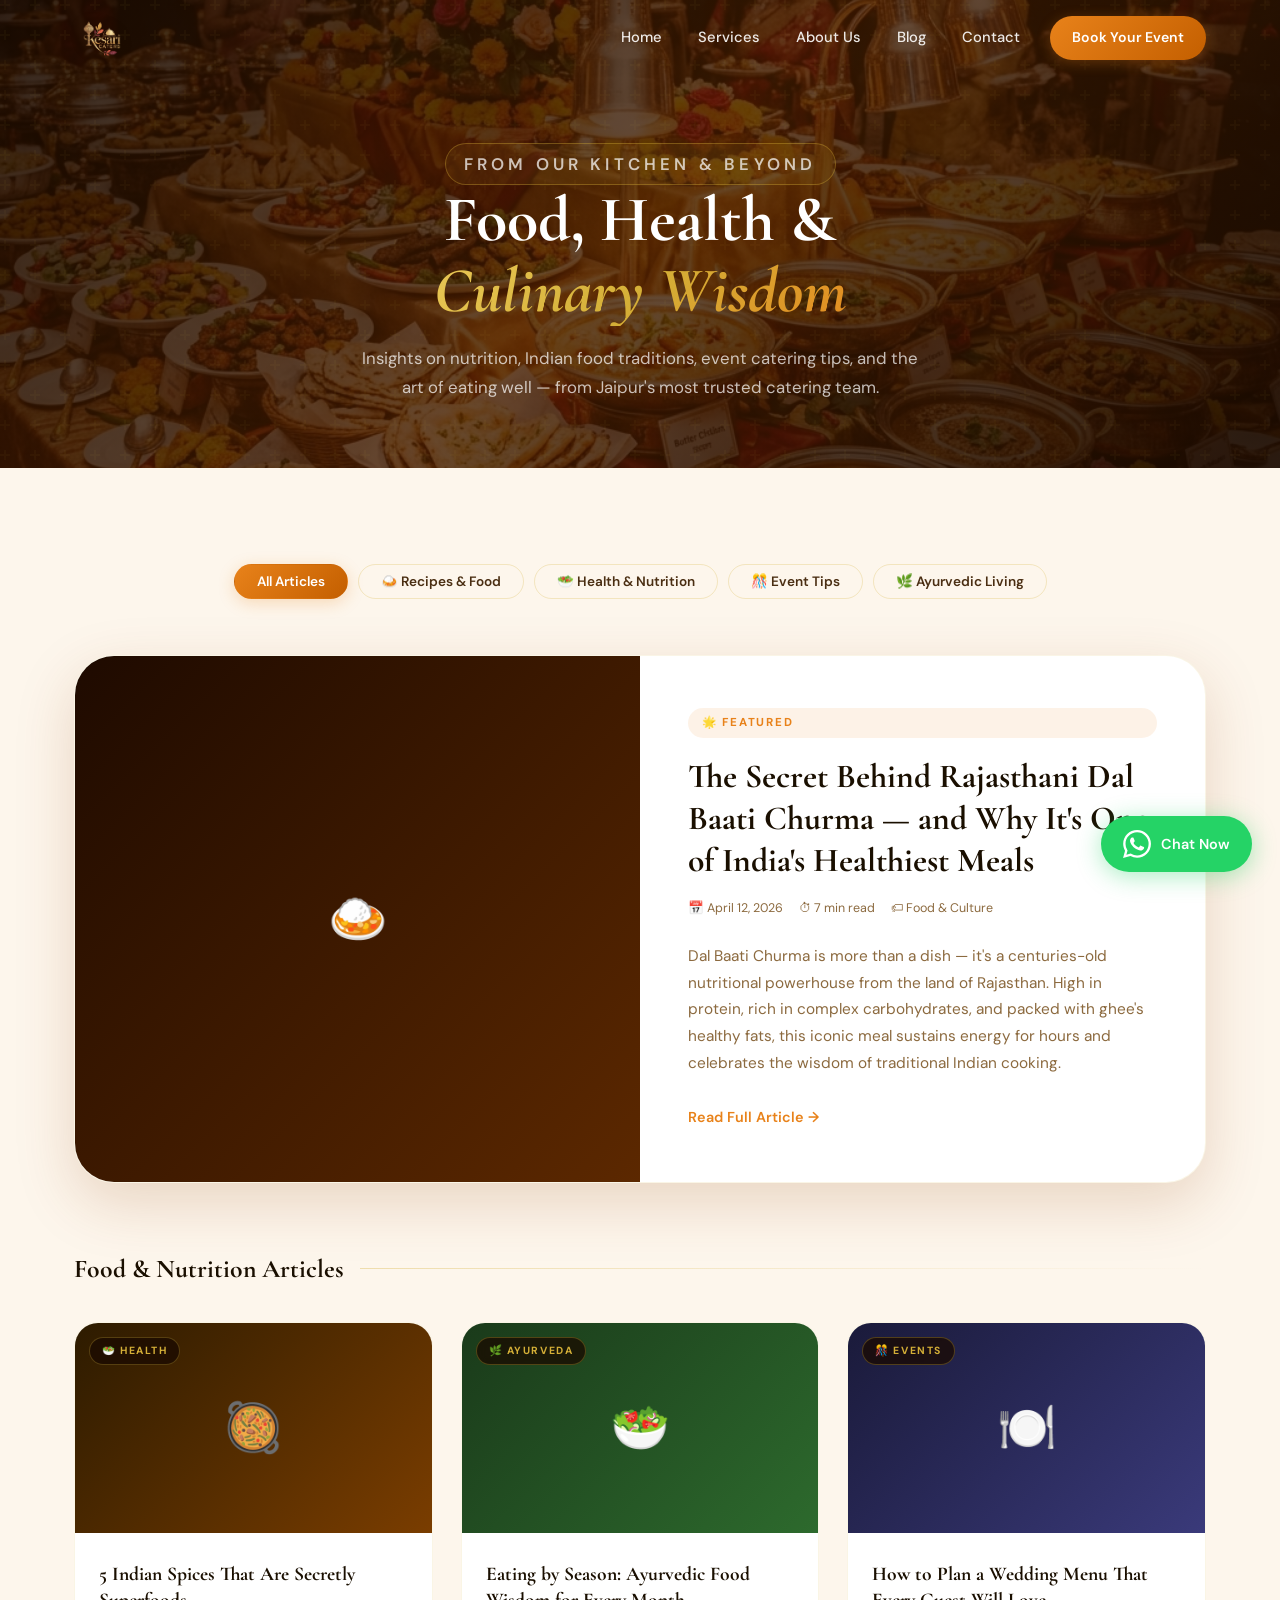
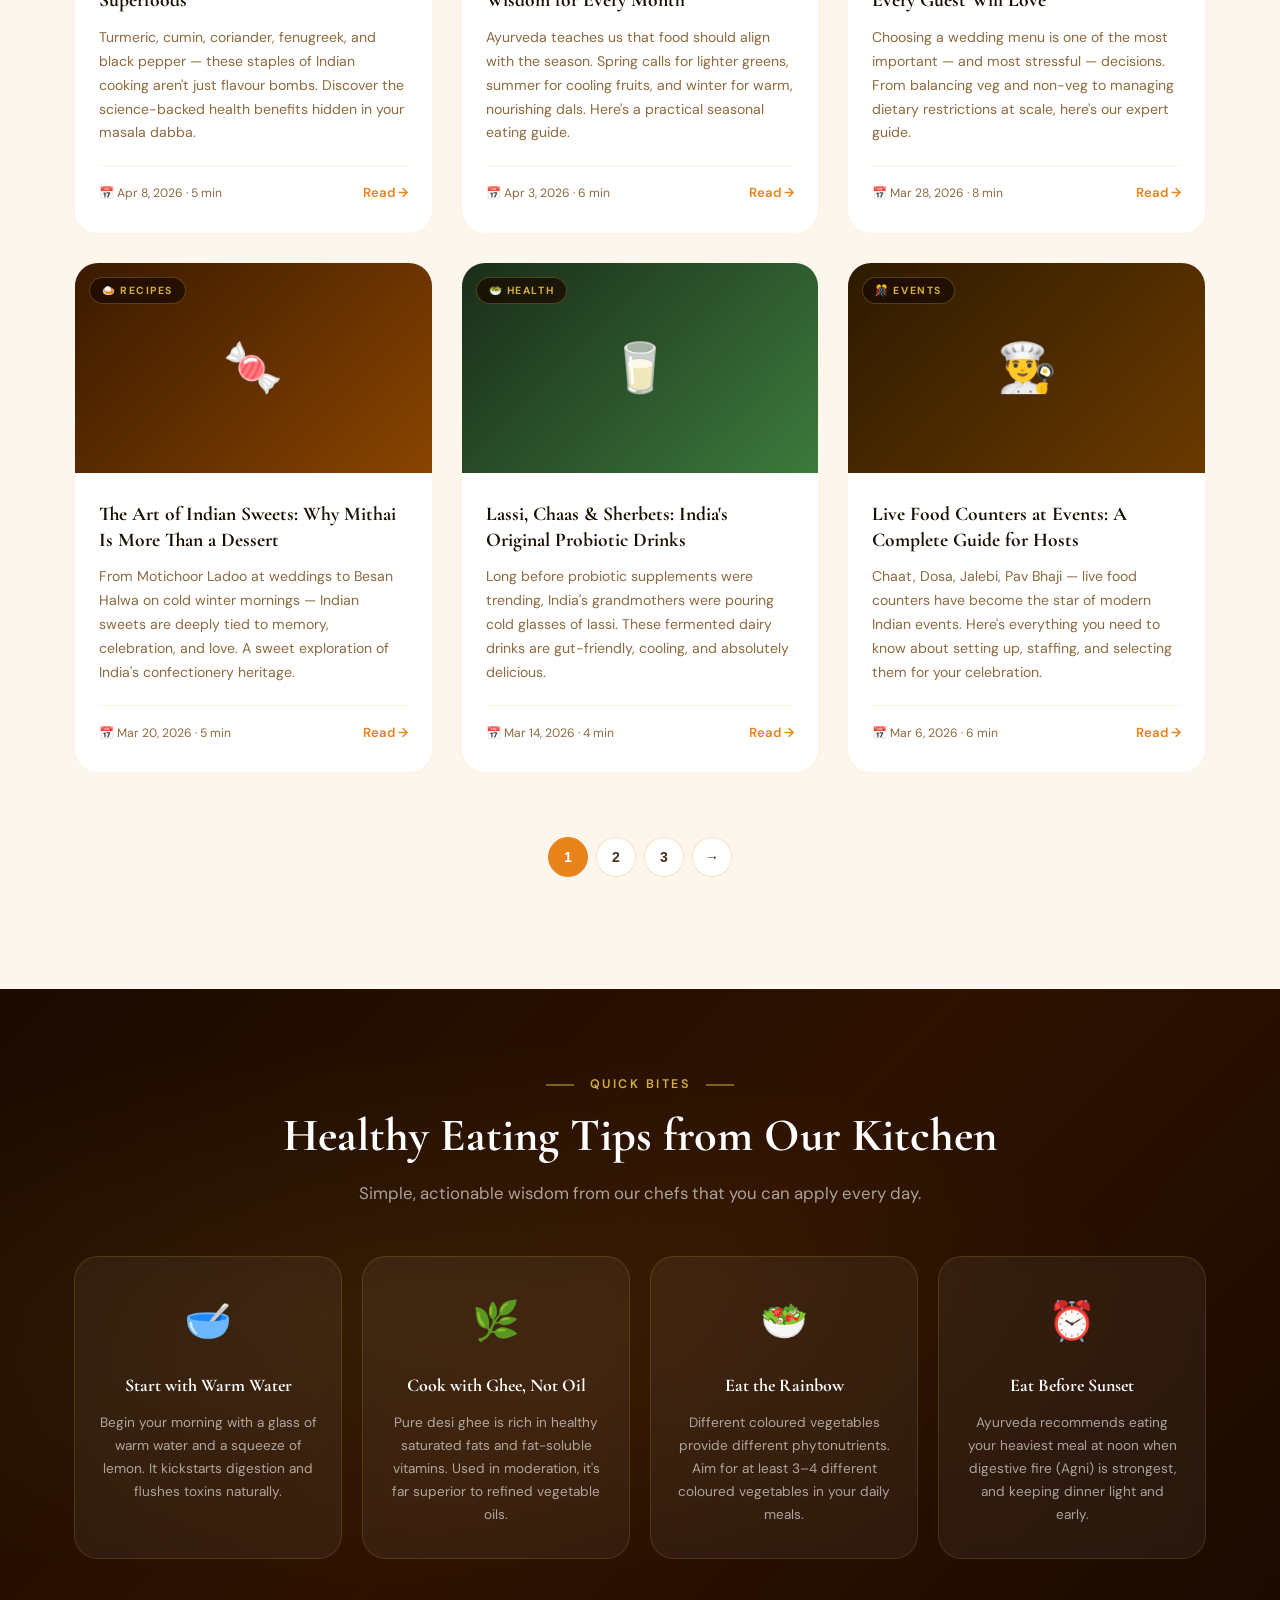
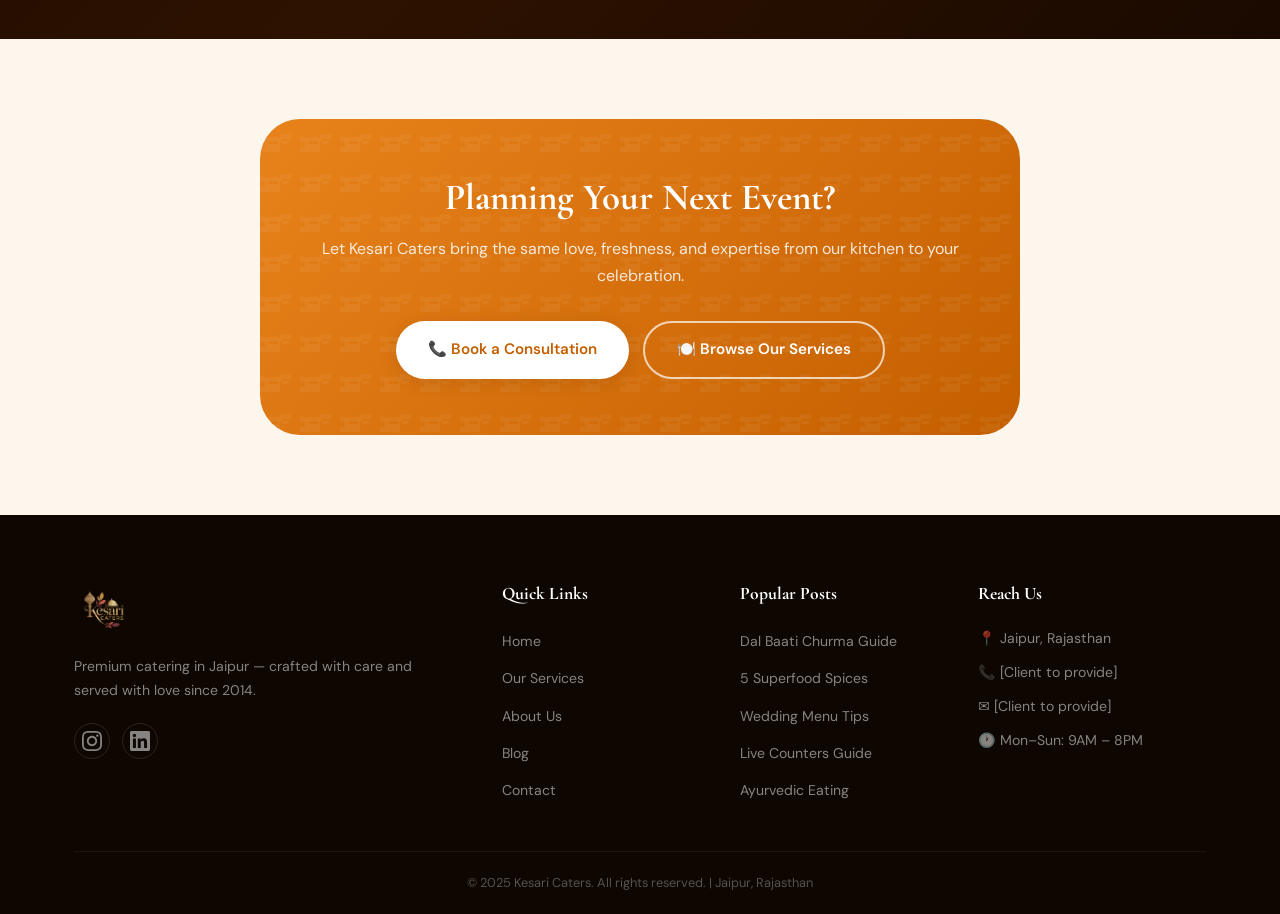
<file: blog.html>
<!DOCTYPE html>
<html lang="en">
<head>
  <meta charset="UTF-8" />
  <meta name="viewport" content="width=device-width, initial-scale=1.0" />
  <title>Blog | Kesari Caters — Food, Health & Catering Insights</title>
  <meta name="description" content="Explore expert articles on Indian food traditions, nutrition tips, event catering advice, and healthy eating from Kesari Caters — Jaipur's premium catering team." />
  <link rel="icon" type="image/png" href="kesari caters logo no bg.png" />
  <link rel="preconnect" href="https://fonts.googleapis.com" />
  <link rel="preconnect" href="https://fonts.gstatic.com" crossorigin />
  <link href="https://fonts.googleapis.com/css2?family=Cormorant+Garamond:ital,wght@0,400;0,500;0,600;0,700;1,400;1,600&family=DM+Sans:wght@300;400;500;600&display=swap" rel="stylesheet" />
  <link rel="stylesheet" href="style.css" />
  <style>
    /* ===== BLOG-SPECIFIC STYLES ===== */
    .blog-hero {
      background:
        linear-gradient(135deg, rgba(26,10,0,0.88) 0%, rgba(61,26,0,0.78) 50%, rgba(26,10,0,0.92) 100%),
        url('hero-spread.png') center/cover no-repeat;
      min-height: 52vh;
      display: flex;
      align-items: center;
      justify-content: center;
      padding-top: var(--nav-height);
      text-align: center;
      position: relative;
      overflow: hidden;
    }
    .blog-hero::after {
      content: '';
      position: absolute;
      inset: 0;
      background: url("data:image/svg+xml,%3Csvg width='60' height='60' viewBox='0 0 60 60' xmlns='http://www.w3.org/2000/svg'%3E%3Cg fill='none' fill-rule='evenodd'%3E%3Cg fill='%23D4AF37' fill-opacity='0.04'%3E%3Cpath d='M36 34v-4h-2v4h-4v2h4v4h2v-4h4v-2h-4zm0-30V0h-2v4h-4v2h4v4h2V6h4V4h-4zM6 34v-4H4v4H0v2h4v4h2v-4h4v-2H6zM6 4V0H4v4H0v2h4v4h2V6h4V4H6z'/%3E%3C/g%3E%3C/g%3E%3C/svg%3E");
      pointer-events: none;
    }
    .blog-hero-content { position: relative; z-index: 2; padding: 60px 24px; }
    .blog-hero h1 {
      font-family: var(--font-display);
      font-size: clamp(2.4rem, 6vw, 4rem);
      font-weight: 700;
      color: var(--white);
      line-height: 1.1;
      margin-bottom: 18px;
    }
    .blog-hero h1 em {
      display: block;
      background: linear-gradient(135deg, var(--gold-light), var(--gold), var(--saffron));
      -webkit-background-clip: text;
      -webkit-text-fill-color: transparent;
      background-clip: text;
      font-style: italic;
    }
    .blog-hero p {
      font-size: 1.05rem;
      color: rgba(255,255,255,0.72);
      max-width: 560px;
      margin: 0 auto;
    }

    /* Blog Categories Filter */
    .blog-filter {
      display: flex;
      flex-wrap: wrap;
      gap: 10px;
      justify-content: center;
      margin-bottom: 56px;
    }
    .filter-btn {
      padding: 8px 22px;
      border-radius: 50px;
      border: 1.5px solid rgba(212,175,55,0.25);
      background: transparent;
      font-family: var(--font-body);
      font-size: 0.85rem;
      font-weight: 600;
      cursor: pointer;
      color: var(--text-mid);
      transition: var(--transition);
    }
    .filter-btn.active,
    .filter-btn:hover {
      background: linear-gradient(135deg, var(--saffron), var(--saffron-dark));
      color: var(--white);
      border-color: transparent;
      box-shadow: 0 4px 16px rgba(232,130,26,0.25);
    }

    /* Featured Article */
    .featured-article {
      display: grid;
      grid-template-columns: 1fr 1fr;
      gap: 0;
      background: var(--white);
      border-radius: var(--radius-xl);
      overflow: hidden;
      box-shadow: var(--shadow-lg);
      margin-bottom: 64px;
      border: 1px solid rgba(212,175,55,0.12);
    }
    @media (max-width: 768px) {
      .featured-article { grid-template-columns: 1fr; }
    }
    .featured-img-wrap { overflow: hidden; min-height: 400px; }
    .featured-img {
      width: 100%;
      height: 100%;
      object-fit: cover;
      transition: transform 0.7s ease;
      display: block;
    }
    .featured-article:hover .featured-img { transform: scale(1.04); }
    .featured-content {
      padding: 52px 48px;
      display: flex;
      flex-direction: column;
      justify-content: center;
    }
    @media (max-width: 768px) {
      .featured-img-wrap { min-height: 260px; }
      .featured-content { padding: 32px 24px; }
    }
    .feat-tag {
      display: inline-block;
      background: rgba(232,130,26,0.1);
      color: var(--saffron);
      font-size: 0.72rem;
      font-weight: 700;
      letter-spacing: 0.15em;
      text-transform: uppercase;
      padding: 5px 14px;
      border-radius: 50px;
      margin-bottom: 18px;
    }
    .featured-content h2 {
      font-family: var(--font-display);
      font-size: clamp(1.6rem, 3vw, 2.1rem);
      font-weight: 700;
      color: var(--text-dark);
      line-height: 1.25;
      margin-bottom: 16px;
    }
    .featured-content p {
      font-size: 0.96rem;
      color: var(--text-light);
      line-height: 1.75;
      margin-bottom: 28px;
    }
    .article-meta {
      display: flex;
      align-items: center;
      gap: 16px;
      font-size: 0.78rem;
      color: var(--text-light);
      margin-bottom: 24px;
    }
    .article-meta span { display: flex; align-items: center; gap: 5px; }
    .read-more-link {
      display: inline-flex;
      align-items: center;
      gap: 8px;
      font-size: 0.9rem;
      font-weight: 600;
      color: var(--saffron);
      transition: gap var(--transition);
    }
    .read-more-link:hover { gap: 14px; color: var(--saffron-dark); }

    /* Articles Grid */
    .articles-section { background: var(--cream); }
    .articles-heading {
      font-family: var(--font-display);
      font-size: 1.6rem;
      font-weight: 700;
      color: var(--text-dark);
      margin-bottom: 32px;
      display: flex;
      align-items: center;
      gap: 16px;
    }
    .articles-heading::after {
      content: '';
      flex: 1;
      height: 1px;
      background: linear-gradient(90deg, rgba(212,175,55,0.35), transparent);
    }

    .articles-grid {
      display: grid;
      grid-template-columns: repeat(3, 1fr);
      gap: 28px;
      margin-bottom: 64px;
    }
    @media (max-width: 1024px) { .articles-grid { grid-template-columns: repeat(2, 1fr); } }
    @media (max-width: 640px) { .articles-grid { grid-template-columns: 1fr; } }

    .article-card {
      background: var(--white);
      border-radius: var(--radius-lg);
      overflow: hidden;
      border: 1px solid rgba(212,175,55,0.13);
      transition: var(--transition);
      display: flex;
      flex-direction: column;
    }
    .article-card:hover {
      transform: translateY(-6px);
      box-shadow: var(--shadow-md);
    }
    .article-thumb {
      position: relative;
      overflow: hidden;
      height: 210px;
    }
    .article-thumb img {
      width: 100%;
      height: 100%;
      object-fit: cover;
      transition: transform 0.6s ease;
      display: block;
    }
    .article-card:hover .article-thumb img { transform: scale(1.06); }
    .article-cat-tag {
      position: absolute;
      top: 14px;
      left: 14px;
      background: rgba(26,10,0,0.75);
      backdrop-filter: blur(4px);
      color: var(--gold);
      font-size: 0.65rem;
      font-weight: 700;
      letter-spacing: 0.15em;
      text-transform: uppercase;
      padding: 4px 12px;
      border-radius: 50px;
      border: 1px solid rgba(212,175,55,0.3);
    }
    .article-body {
      padding: 28px 24px;
      flex: 1;
      display: flex;
      flex-direction: column;
    }
    .article-body h3 {
      font-family: var(--font-display);
      font-size: 1.22rem;
      font-weight: 700;
      color: var(--text-dark);
      line-height: 1.35;
      margin-bottom: 12px;
    }
    .article-body p {
      font-size: 0.88rem;
      color: var(--text-light);
      line-height: 1.7;
      flex: 1;
      margin-bottom: 20px;
    }
    .article-footer {
      display: flex;
      align-items: center;
      justify-content: space-between;
      padding-top: 16px;
      border-top: 1px solid rgba(212,175,55,0.12);
      font-size: 0.76rem;
      color: var(--text-light);
    }
    .article-footer .read-more-link { font-size: 0.82rem; }

    /* health tips section */
    .health-tips-section {
      background: linear-gradient(135deg, #1A0A00, #2E1200, #1A0A00);
      padding: 80px 0;
      position: relative;
      overflow: hidden;
    }
    .health-tips-section::before {
      content: '';
      position: absolute;
      inset: 0;
      background: radial-gradient(ellipse at 30% 50%, rgba(212,175,55,0.08), transparent 60%);
    }
    .health-tips-inner {
      position: relative;
      z-index: 1;
      text-align: center;
      margin-bottom: 48px;
    }
    .health-tips-inner p.section-pre-label { color: var(--gold); }
    .health-tips-inner h2.section-title { color: var(--white); }
    .health-tips-inner p.section-subtitle { color: rgba(255,255,255,0.6); }

    .tips-grid {
      display: grid;
      grid-template-columns: repeat(4, 1fr);
      gap: 20px;
      position: relative;
      z-index: 1;
    }
    @media (max-width: 1024px) { .tips-grid { grid-template-columns: repeat(2, 1fr); } }
    @media (max-width: 640px) { .tips-grid { grid-template-columns: 1fr; } }

    .tip-card {
      background: rgba(255,255,255,0.05);
      border: 1px solid rgba(212,175,55,0.18);
      border-radius: var(--radius-lg);
      padding: 32px 24px;
      text-align: center;
      backdrop-filter: blur(8px);
      transition: var(--transition);
    }
    .tip-card:hover {
      background: rgba(255,255,255,0.09);
      border-color: rgba(212,175,55,0.4);
      transform: translateY(-5px);
    }
    .tip-icon { font-size: 2.4rem; margin-bottom: 16px; }
    .tip-card h4 {
      font-family: var(--font-display);
      font-size: 1.12rem;
      font-weight: 700;
      color: var(--white);
      margin-bottom: 10px;
    }
    .tip-card p { font-size: 0.85rem; color: rgba(255,255,255,0.6); line-height: 1.7; }

    /* Newsletter CTA */
    .blog-cta {
      background: var(--cream);
      padding: 80px 0;
      text-align: center;
    }
    .blog-cta-card {
      background: linear-gradient(135deg, var(--saffron), var(--saffron-dark));
      border-radius: var(--radius-xl);
      padding: 56px 40px;
      position: relative;
      overflow: hidden;
      max-width: 760px;
      margin: 0 auto;
    }
    .blog-cta-card::before {
      content: '';
      position: absolute;
      inset: 0;
      background: url("data:image/svg+xml,%3Csvg width='40' height='40' viewBox='0 0 40 40' xmlns='http://www.w3.org/2000/svg'%3E%3Cg fill='%23FFF' fill-opacity='0.05'%3E%3Cpath d='M20 20.5V18H0v5h5v5H0v5h20v-9.5zm-2 4.5H9v-3h9v3zm11-4.5h2v-5H20v9.5h2V20h9zm-2 4.5H20v-3h9v3z'/%3E%3C/g%3E%3C/svg%3E");
    }
    .blog-cta-card h2 {
      font-family: var(--font-display);
      font-size: clamp(1.6rem, 4vw, 2.3rem);
      font-weight: 700;
      color: var(--white);
      line-height: 1.25;
      margin-bottom: 14px;
      position: relative;
    }
    .blog-cta-card p {
      font-size: 1rem;
      color: rgba(255,255,255,0.85);
      margin-bottom: 32px;
      position: relative;
    }
    .blog-cta-actions {
      display: flex;
      gap: 14px;
      justify-content: center;
      flex-wrap: wrap;
      position: relative;
    }
    .cta-btn-white {
      display: inline-flex;
      align-items: center;
      gap: 8px;
      padding: 14px 32px;
      border-radius: 50px;
      font-family: var(--font-body);
      font-size: 0.95rem;
      font-weight: 600;
      background: var(--white);
      color: var(--saffron-dark);
      transition: var(--transition);
      box-shadow: 0 4px 20px rgba(0,0,0,0.1);
    }
    .cta-btn-white:hover {
      transform: translateY(-2px);
      box-shadow: 0 8px 28px rgba(0,0,0,0.15);
    }
    .cta-btn-outline {
      display: inline-flex;
      align-items: center;
      gap: 8px;
      padding: 14px 32px;
      border-radius: 50px;
      border: 2px solid rgba(255,255,255,0.7);
      font-family: var(--font-body);
      font-size: 0.95rem;
      font-weight: 600;
      color: var(--white);
      transition: var(--transition);
    }
    .cta-btn-outline:hover {
      background: rgba(255,255,255,0.12);
      border-color: var(--white);
      transform: translateY(-2px);
    }

    /* Placeholder article images (gradient-based) */
    .img-placeholder {
      width: 100%;
      height: 100%;
      display: flex;
      align-items: center;
      justify-content: center;
      font-size: 3rem;
    }
    .img-p1 { background: linear-gradient(135deg, #2d1b00, #7a3d00); }
    .img-p2 { background: linear-gradient(135deg, #1a3a1a, #2d6a2d); }
    .img-p3 { background: linear-gradient(135deg, #1a1a3a, #3a3a7a); }
    .img-p4 { background: linear-gradient(135deg, #3a1a00, #8a4400); }
    .img-p5 { background: linear-gradient(135deg, #1a2d1a, #3d7a3d); }
    .img-p6 { background: linear-gradient(135deg, #2d1a00, #6b3a00); }
    .img-featured { background: linear-gradient(135deg, #1e0a00, #5c2800); }

    /* Pagination */
    .blog-pagination {
      display: flex;
      justify-content: center;
      gap: 8px;
      margin-top: 16px;
      margin-bottom: 16px;
    }
    .pg-btn {
      width: 40px;
      height: 40px;
      border-radius: 50%;
      border: 1.5px solid rgba(212,175,55,0.3);
      background: var(--white);
      display: flex;
      align-items: center;
      justify-content: center;
      font-size: 0.88rem;
      font-weight: 600;
      color: var(--text-mid);
      cursor: pointer;
      transition: var(--transition);
    }
    .pg-btn.active,
    .pg-btn:hover {
      background: var(--saffron);
      color: var(--white);
      border-color: var(--saffron);
    }
  </style>
</head>
<body>

  <!-- ===== NAVBAR ===== -->
  <header class="navbar" id="navbar">
    <div class="nav-container">
      <a href="index.html" class="nav-logo">
        <img src="kesari caters logo no bg.png" alt="Kesari Caters Logo" class="logo-img" />
      </a>
      <nav class="nav-links" id="nav-links">
        <a href="index.html" class="nav-link">Home</a>
        <a href="index.html#services" class="nav-link">Services</a>
        <a href="index.html#about" class="nav-link">About Us</a>
        <a href="blog.html" class="nav-link active">Blog</a>
        <a href="index.html#contact" class="nav-link">Contact</a>
        <a href="index.html#contact" class="nav-cta-btn">Book Your Event</a>
      </nav>
      <button class="hamburger" id="hamburger" aria-label="Toggle menu">
        <span></span><span></span><span></span>
      </button>
    </div>
  </header>

  <!-- ===== BLOG HERO ===== -->
  <section class="blog-hero">
    <div class="blog-hero-content">
      <p class="hero-pre-title">From Our Kitchen & Beyond</p>
      <h1>Food, Health &<em>Culinary Wisdom</em></h1>
      <p>Insights on nutrition, Indian food traditions, event catering tips, and the art of eating well — from Jaipur's most trusted catering team.</p>
    </div>
  </section>

  <!-- ===== MAIN BLOG CONTENT ===== -->
  <section class="articles-section section-padding">
    <div class="container">

      <!-- Category Filter -->
      <div class="blog-filter">
        <button class="filter-btn active">All Articles</button>
        <button class="filter-btn">🍛 Recipes & Food</button>
        <button class="filter-btn">🥗 Health & Nutrition</button>
        <button class="filter-btn">🎊 Event Tips</button>
        <button class="filter-btn">🌿 Ayurvedic Living</button>
      </div>

      <!-- Featured Article -->
      <div class="featured-article">
        <div class="featured-img-wrap">
          <div class="img-featured img-placeholder" style="min-height:400px;">🍛</div>
        </div>
        <div class="featured-content">
          <span class="feat-tag">🌟 Featured</span>
          <h2>The Secret Behind Rajasthani Dal Baati Churma — and Why It's One of India's Healthiest Meals</h2>
          <div class="article-meta">
            <span>📅 April 12, 2026</span>
            <span>⏱ 7 min read</span>
            <span>🏷 Food & Culture</span>
          </div>
          <p>
            Dal Baati Churma is more than a dish — it's a centuries-old nutritional powerhouse from the land of Rajasthan. High in protein, rich in complex carbohydrates, and packed with ghee's healthy fats, this iconic meal sustains energy for hours and celebrates the wisdom of traditional Indian cooking.
          </p>
          <a href="#" class="read-more-link">Read Full Article →</a>
        </div>
      </div>

      <!-- Articles Grid -->
      <h2 class="articles-heading">Food & Nutrition Articles</h2>
      <div class="articles-grid">

        <div class="article-card">
          <div class="article-thumb">
            <div class="img-p1 img-placeholder">🥘</div>
            <span class="article-cat-tag">🥗 Health</span>
          </div>
          <div class="article-body">
            <h3>5 Indian Spices That Are Secretly Superfoods</h3>
            <p>Turmeric, cumin, coriander, fenugreek, and black pepper — these staples of Indian cooking aren't just flavour bombs. Discover the science-backed health benefits hidden in your masala dabba.</p>
            <div class="article-footer">
              <span>📅 Apr 8, 2026 · 5 min</span>
              <a href="#" class="read-more-link">Read →</a>
            </div>
          </div>
        </div>

        <div class="article-card">
          <div class="article-thumb">
            <div class="img-p2 img-placeholder">🥗</div>
            <span class="article-cat-tag">🌿 Ayurveda</span>
          </div>
          <div class="article-body">
            <h3>Eating by Season: Ayurvedic Food Wisdom for Every Month</h3>
            <p>Ayurveda teaches us that food should align with the season. Spring calls for lighter greens, summer for cooling fruits, and winter for warm, nourishing dals. Here's a practical seasonal eating guide.</p>
            <div class="article-footer">
              <span>📅 Apr 3, 2026 · 6 min</span>
              <a href="#" class="read-more-link">Read →</a>
            </div>
          </div>
        </div>

        <div class="article-card">
          <div class="article-thumb">
            <div class="img-p3 img-placeholder">🍽️</div>
            <span class="article-cat-tag">🎊 Events</span>
          </div>
          <div class="article-body">
            <h3>How to Plan a Wedding Menu That Every Guest Will Love</h3>
            <p>Choosing a wedding menu is one of the most important — and most stressful — decisions. From balancing veg and non-veg to managing dietary restrictions at scale, here's our expert guide.</p>
            <div class="article-footer">
              <span>📅 Mar 28, 2026 · 8 min</span>
              <a href="#" class="read-more-link">Read →</a>
            </div>
          </div>
        </div>

        <div class="article-card">
          <div class="article-thumb">
            <div class="img-p4 img-placeholder">🍬</div>
            <span class="article-cat-tag">🍛 Recipes</span>
          </div>
          <div class="article-body">
            <h3>The Art of Indian Sweets: Why Mithai Is More Than a Dessert</h3>
            <p>From Motichoor Ladoo at weddings to Besan Halwa on cold winter mornings — Indian sweets are deeply tied to memory, celebration, and love. A sweet exploration of India's confectionery heritage.</p>
            <div class="article-footer">
              <span>📅 Mar 20, 2026 · 5 min</span>
              <a href="#" class="read-more-link">Read →</a>
            </div>
          </div>
        </div>

        <div class="article-card">
          <div class="article-thumb">
            <div class="img-p5 img-placeholder">🥛</div>
            <span class="article-cat-tag">🥗 Health</span>
          </div>
          <div class="article-body">
            <h3>Lassi, Chaas & Sherbets: India's Original Probiotic Drinks</h3>
            <p>Long before probiotic supplements were trending, India's grandmothers were pouring cold glasses of lassi. These fermented dairy drinks are gut-friendly, cooling, and absolutely delicious.</p>
            <div class="article-footer">
              <span>📅 Mar 14, 2026 · 4 min</span>
              <a href="#" class="read-more-link">Read →</a>
            </div>
          </div>
        </div>

        <div class="article-card">
          <div class="article-thumb">
            <div class="img-p6 img-placeholder">👨‍🍳</div>
            <span class="article-cat-tag">🎊 Events</span>
          </div>
          <div class="article-body">
            <h3>Live Food Counters at Events: A Complete Guide for Hosts</h3>
            <p>Chaat, Dosa, Jalebi, Pav Bhaji — live food counters have become the star of modern Indian events. Here's everything you need to know about setting up, staffing, and selecting them for your celebration.</p>
            <div class="article-footer">
              <span>📅 Mar 6, 2026 · 6 min</span>
              <a href="#" class="read-more-link">Read →</a>
            </div>
          </div>
        </div>

      </div>

      <!-- Pagination -->
      <div class="blog-pagination">
        <button class="pg-btn active">1</button>
        <button class="pg-btn">2</button>
        <button class="pg-btn">3</button>
        <button class="pg-btn">→</button>
      </div>

    </div>
  </section>

  <!-- ===== HEALTH TIPS SECTION ===== -->
  <section class="health-tips-section">
    <div class="container">
      <div class="health-tips-inner">
        <p class="section-pre-label">Quick Bites</p>
        <h2 class="section-title">Healthy Eating Tips from Our Kitchen</h2>
        <p class="section-subtitle">Simple, actionable wisdom from our chefs that you can apply every day.</p>
      </div>
      <div class="tips-grid">
        <div class="tip-card">
          <div class="tip-icon">🥣</div>
          <h4>Start with Warm Water</h4>
          <p>Begin your morning with a glass of warm water and a squeeze of lemon. It kickstarts digestion and flushes toxins naturally.</p>
        </div>
        <div class="tip-card">
          <div class="tip-icon">🌿</div>
          <h4>Cook with Ghee, Not Oil</h4>
          <p>Pure desi ghee is rich in healthy saturated fats and fat-soluble vitamins. Used in moderation, it's far superior to refined vegetable oils.</p>
        </div>
        <div class="tip-card">
          <div class="tip-icon">🥗</div>
          <h4>Eat the Rainbow</h4>
          <p>Different coloured vegetables provide different phytonutrients. Aim for at least 3–4 different coloured vegetables in your daily meals.</p>
        </div>
        <div class="tip-card">
          <div class="tip-icon">⏰</div>
          <h4>Eat Before Sunset</h4>
          <p>Ayurveda recommends eating your heaviest meal at noon when digestive fire (Agni) is strongest, and keeping dinner light and early.</p>
        </div>
      </div>
    </div>
  </section>

  <!-- ===== BLOG CTA ===== -->
  <div class="blog-cta">
    <div class="container">
      <div class="blog-cta-card">
        <h2>Planning Your Next Event?</h2>
        <p>Let Kesari Caters bring the same love, freshness, and expertise from our kitchen to your celebration.</p>
        <div class="blog-cta-actions">
          <a href="index.html#contact" class="cta-btn-white">📞 Book a Consultation</a>
          <a href="index.html#services" class="cta-btn-outline">🍽️ Browse Our Services</a>
        </div>
      </div>
    </div>
  </div>

  <!-- ===== FOOTER ===== -->
  <footer class="footer">
    <div class="container">
      <div class="footer-top">
        <div class="footer-brand">
          <img src="kesari caters logo no bg.png" alt="Kesari Caters" class="footer-logo" />
          <p>Premium catering in Jaipur — crafted with care and served with love since 2014.</p>
          <div class="footer-socials">
            <a href="#" aria-label="Instagram" class="social-link">
              <svg viewBox="0 0 24 24" fill="currentColor" width="20" height="20"><path d="M12 2.163c3.204 0 3.584.012 4.85.07 3.252.148 4.771 1.691 4.919 4.919.058 1.265.069 1.645.069 4.849 0 3.205-.012 3.584-.069 4.849-.149 3.225-1.664 4.771-4.919 4.919-1.266.058-1.644.07-4.85.07-3.204 0-3.584-.012-4.849-.07-3.26-.149-4.771-1.699-4.919-4.92-.058-1.265-.07-1.644-.07-4.849 0-3.204.013-3.583.07-4.849.149-3.227 1.664-4.771 4.919-4.919 1.266-.057 1.645-.069 4.849-.069zm0-2.163c-3.259 0-3.667.014-4.947.072-4.358.2-6.78 2.618-6.98 6.98-.059 1.281-.073 1.689-.073 4.948 0 3.259.014 3.668.072 4.948.2 4.358 2.618 6.78 6.98 6.98 1.281.058 1.689.072 4.948.072 3.259 0 3.668-.014 4.948-.072 4.354-.2 6.782-2.618 6.979-6.98.059-1.28.073-1.689.073-4.948 0-3.259-.014-3.667-.072-4.947-.196-4.354-2.617-6.78-6.979-6.98-1.281-.059-1.69-.073-4.949-.073zm0 5.838c-3.403 0-6.162 2.759-6.162 6.162s2.759 6.163 6.162 6.163 6.162-2.759 6.162-6.163c0-3.403-2.759-6.162-6.162-6.162zm0 10.162c-2.209 0-4-1.79-4-4 0-2.209 1.791-4 4-4s4 1.791 4 4c0 2.21-1.791 4-4 4zm6.406-11.845c-.796 0-1.441.645-1.441 1.44s.645 1.44 1.441 1.44c.795 0 1.439-.645 1.439-1.44s-.644-1.44-1.439-1.44z"/></svg>
            </a>
            <a href="#" aria-label="LinkedIn" class="social-link">
              <svg viewBox="0 0 24 24" fill="currentColor" width="20" height="20"><path d="M20.447 20.452h-3.554v-5.569c0-1.328-.027-3.037-1.852-3.037-1.853 0-2.136 1.445-2.136 2.939v5.667H9.351V9h3.414v1.561h.046c.477-.9 1.637-1.85 3.37-1.85 3.601 0 4.267 2.37 4.267 5.455v6.286zM5.337 7.433c-1.144 0-2.063-.926-2.063-2.065 0-1.138.92-2.063 2.063-2.063 1.14 0 2.064.925 2.064 2.063 0 1.139-.925 2.065-2.064 2.065zm1.782 13.019H3.555V9h3.564v11.452zM22.225 0H1.771C.792 0 0 .774 0 1.729v20.542C0 23.227.792 24 1.771 24h20.451C23.2 24 24 23.227 24 22.271V1.729C24 .774 23.2 0 22.222 0h.003z"/></svg>
            </a>
          </div>
        </div>
        <div class="footer-links">
          <h4>Quick Links</h4>
          <ul>
            <li><a href="index.html">Home</a></li>
            <li><a href="index.html#services">Our Services</a></li>
            <li><a href="index.html#about">About Us</a></li>
            <li><a href="blog.html">Blog</a></li>
            <li><a href="index.html#contact">Contact</a></li>
          </ul>
        </div>
        <div class="footer-links">
          <h4>Popular Posts</h4>
          <ul>
            <li><a href="#">Dal Baati Churma Guide</a></li>
            <li><a href="#">5 Superfood Spices</a></li>
            <li><a href="#">Wedding Menu Tips</a></li>
            <li><a href="#">Live Counters Guide</a></li>
            <li><a href="#">Ayurvedic Eating</a></li>
          </ul>
        </div>
        <div class="footer-contact-col">
          <h4>Reach Us</h4>
          <p>📍 Jaipur, Rajasthan</p>
          <p>📞 [Client to provide]</p>
          <p>✉️ [Client to provide]</p>
          <p>🕐 Mon–Sun: 9AM – 8PM</p>
        </div>
      </div>
      <div class="footer-bottom">
        <p>© 2025 Kesari Caters. All rights reserved. | Jaipur, Rajasthan</p>
      </div>
    </div>
  </footer>

  <!-- WhatsApp Floating Button -->
  <a href="https://wa.me/919876543210" target="_blank" rel="noopener" class="whatsapp-float" aria-label="Chat on WhatsApp">
    <svg viewBox="0 0 24 24" fill="currentColor" width="28" height="28"><path d="M17.472 14.382c-.297-.149-1.758-.867-2.03-.967-.273-.099-.471-.148-.67.15-.197.297-.767.966-.94 1.164-.173.199-.347.223-.644.075-.297-.15-1.255-.463-2.39-1.475-.883-.788-1.48-1.761-1.653-2.059-.173-.297-.018-.458.13-.606.134-.133.298-.347.446-.52.149-.174.198-.298.298-.497.099-.198.05-.371-.025-.52-.075-.149-.669-1.612-.916-2.207-.242-.579-.487-.5-.669-.51-.173-.008-.371-.01-.57-.01-.198 0-.52.074-.792.372-.272.297-1.04 1.016-1.04 2.479 0 1.462 1.065 2.875 1.213 3.074.149.198 2.096 3.2 5.077 4.487.709.306 1.262.489 1.694.625.712.227 1.36.195 1.871.118.571-.085 1.758-.719 2.006-1.413.248-.694.248-1.289.173-1.413-.074-.124-.272-.198-.57-.347m-5.421 7.403h-.004a9.87 9.87 0 01-5.031-1.378l-.361-.214-3.741.982.998-3.648-.235-.374a9.86 9.86 0 01-1.51-5.26c.001-5.45 4.436-9.884 9.888-9.884 2.64 0 5.122 1.03 6.988 2.898a9.825 9.825 0 012.893 6.994c-.003 5.45-4.437 9.884-9.885 9.884m8.413-18.297A11.815 11.815 0 0012.05 0C5.495 0 .16 5.335.157 11.892c0 2.096.547 4.142 1.588 5.945L.057 24l6.305-1.654a11.882 11.882 0 005.683 1.448h.005c6.554 0 11.89-5.335 11.893-11.893a11.821 11.821 0 00-3.48-8.413z"/></svg>
    <span class="whatsapp-label">Chat Now</span>
  </a>

  <script src="script.js"></script>
</body>
</html>
</file>
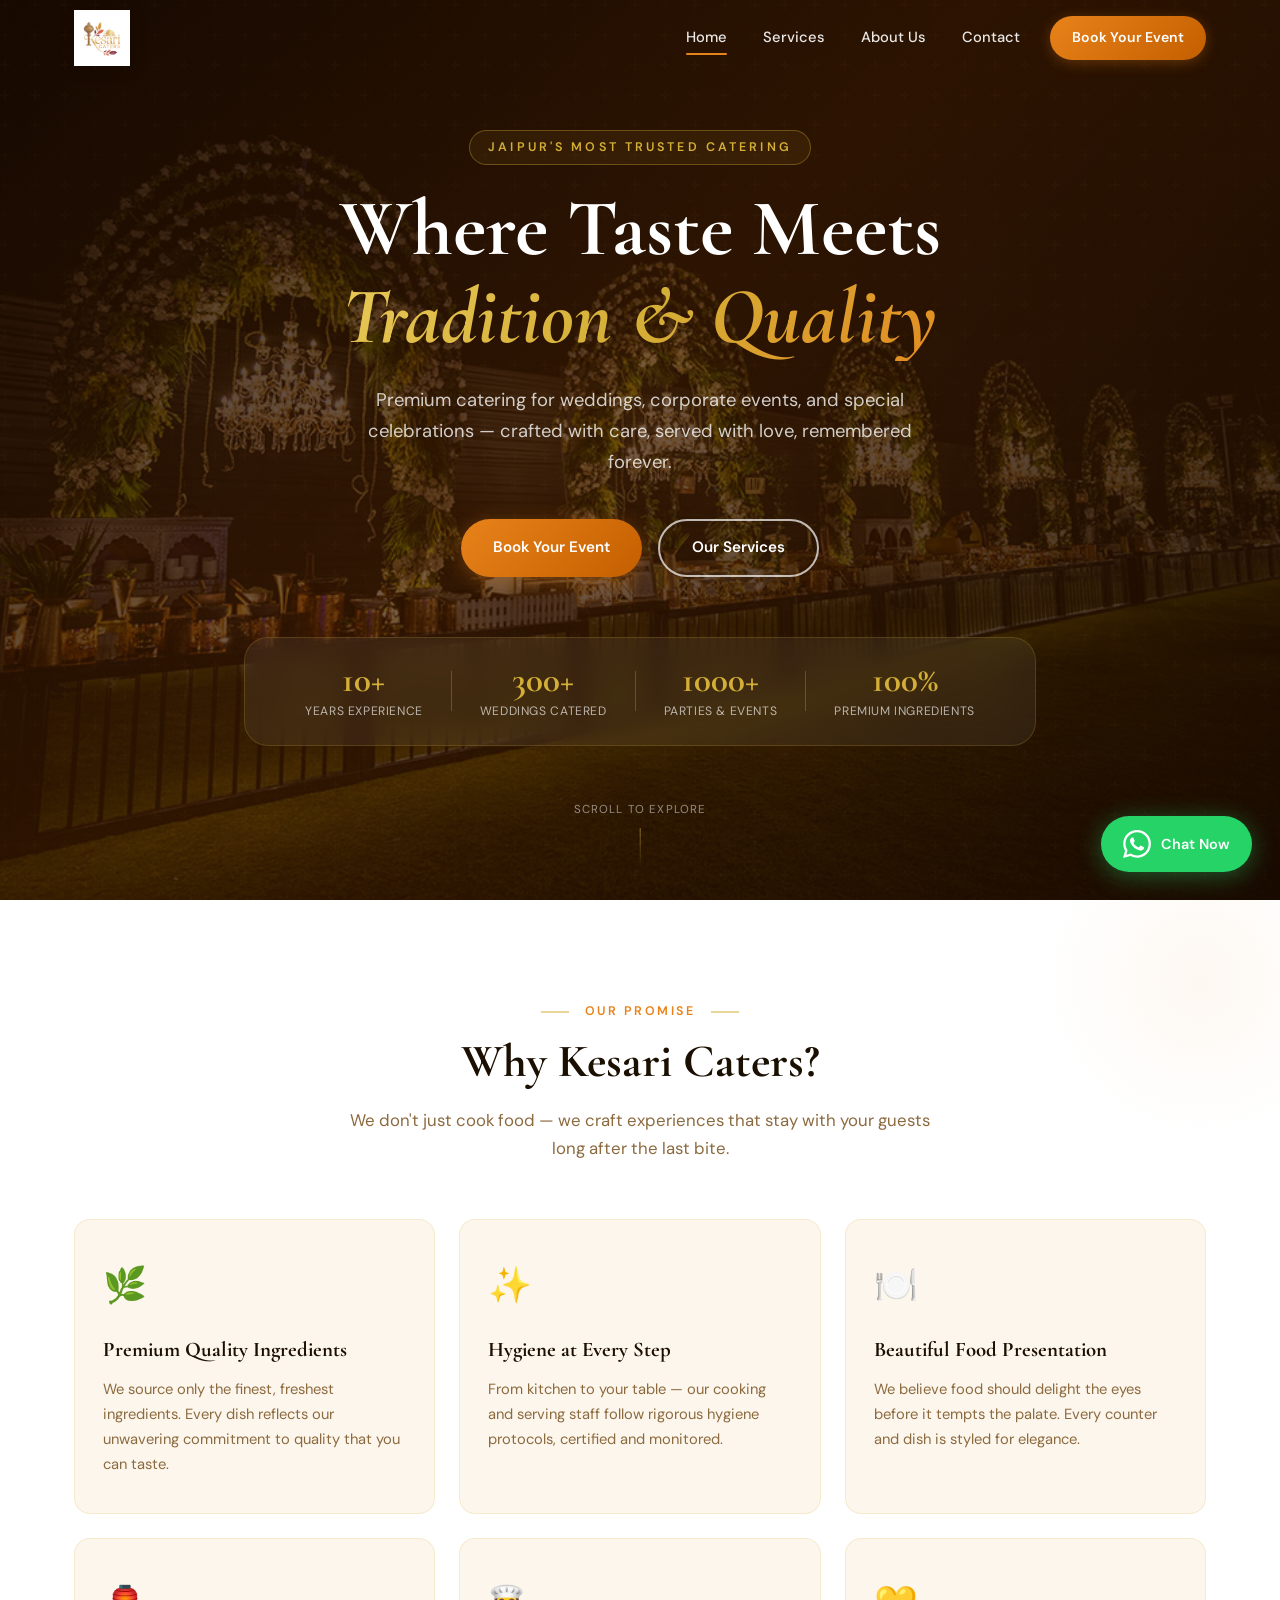
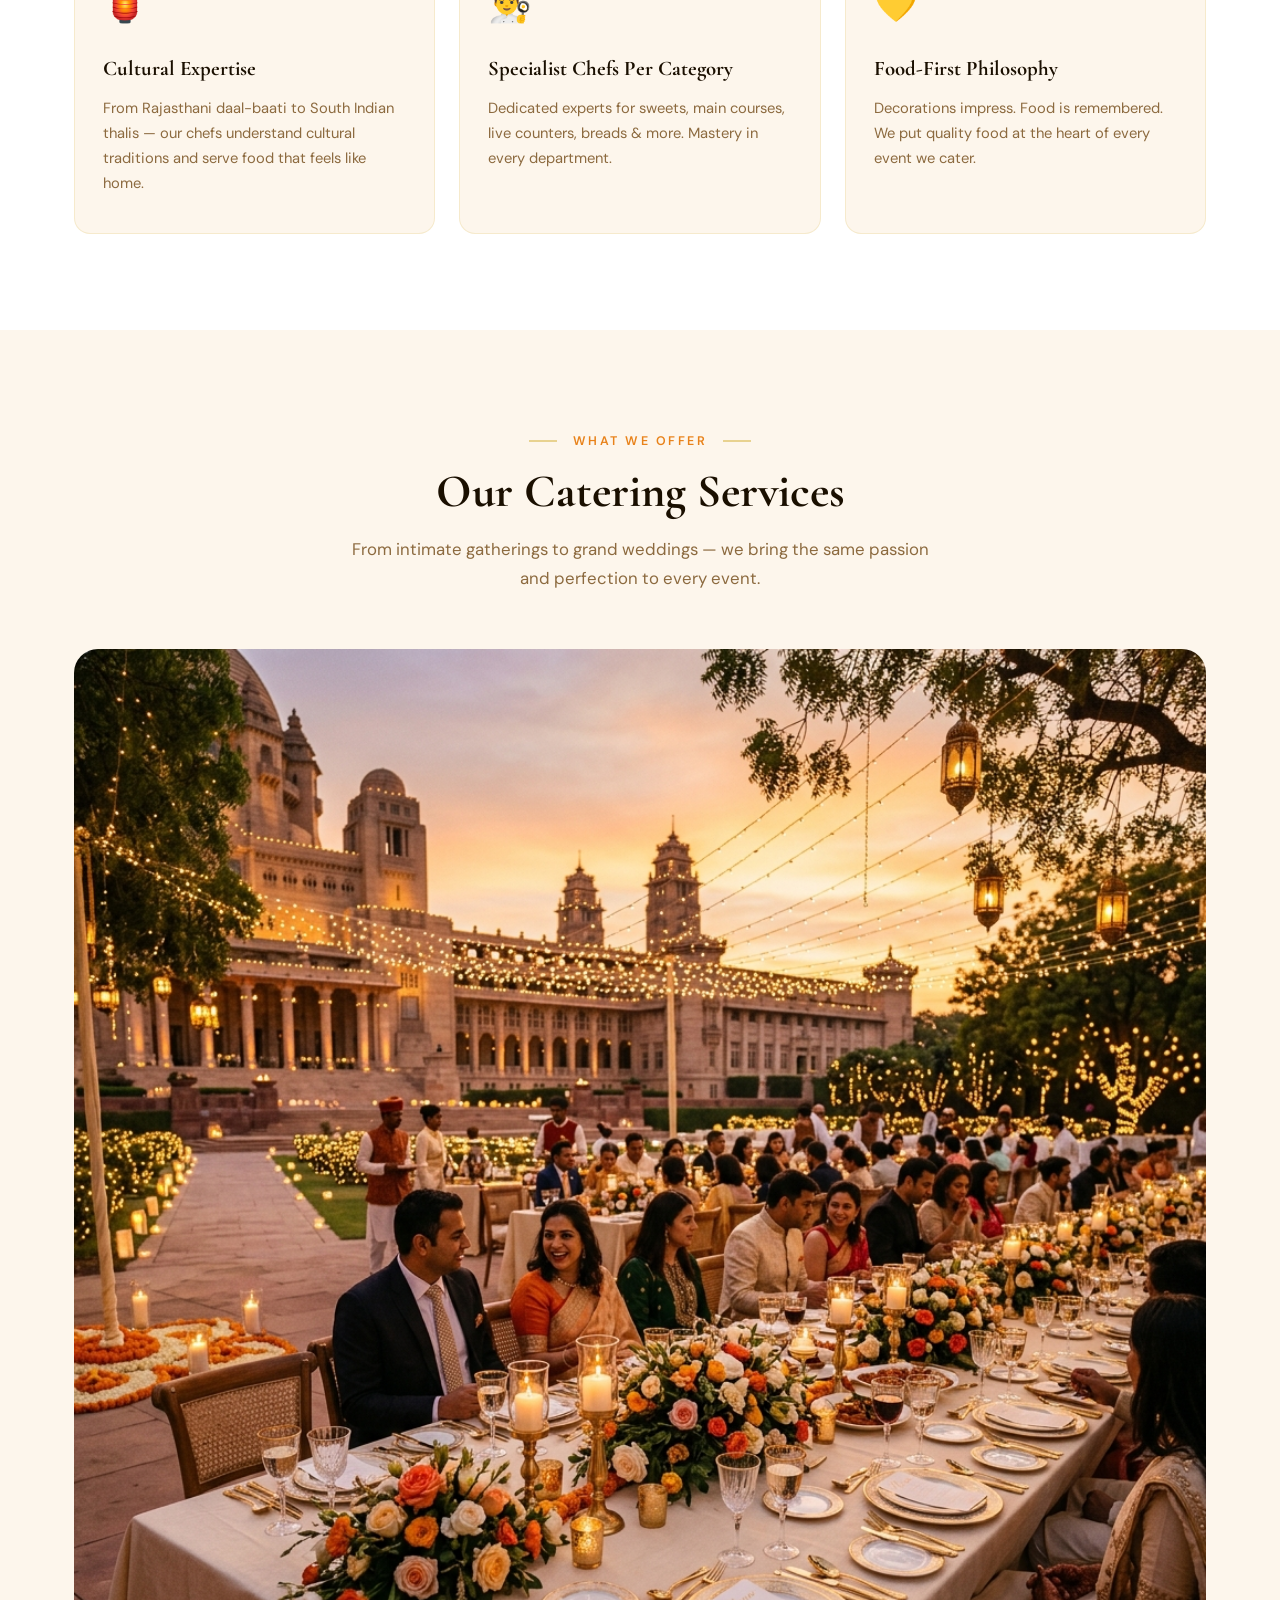
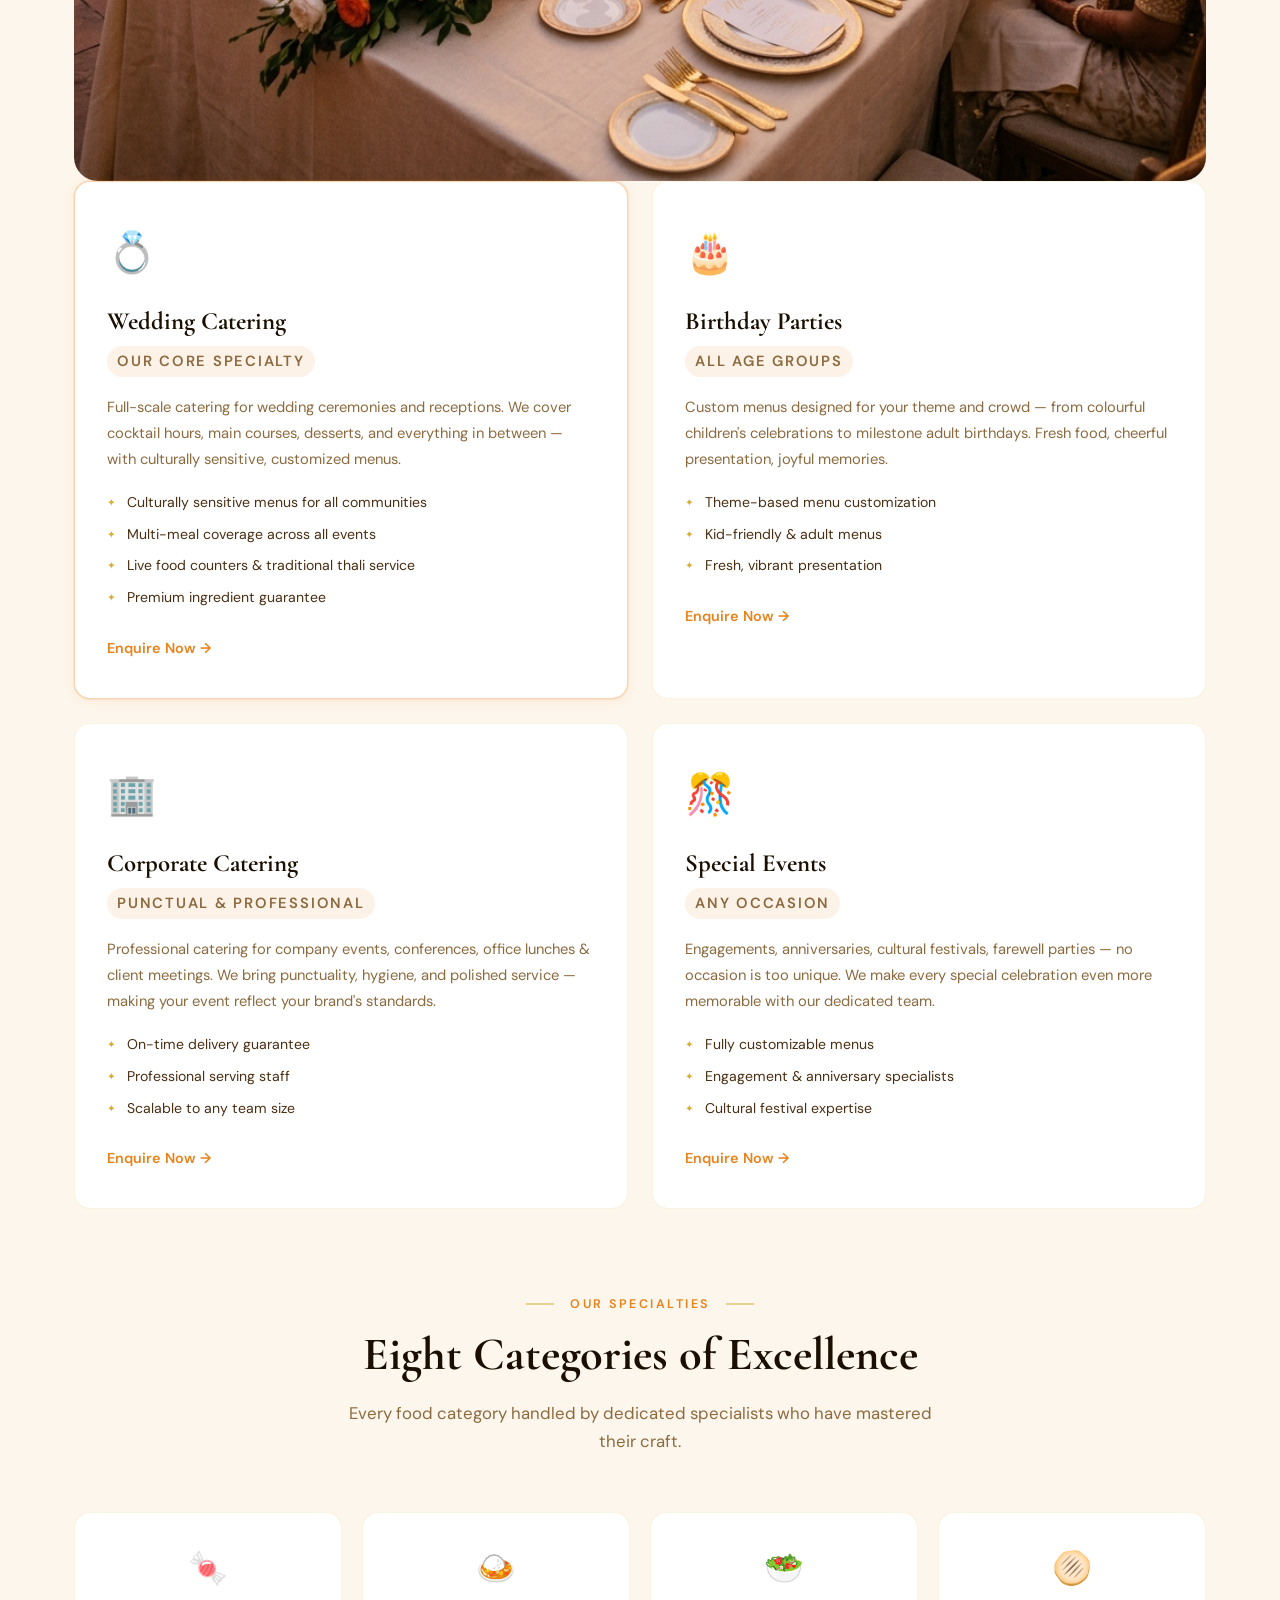
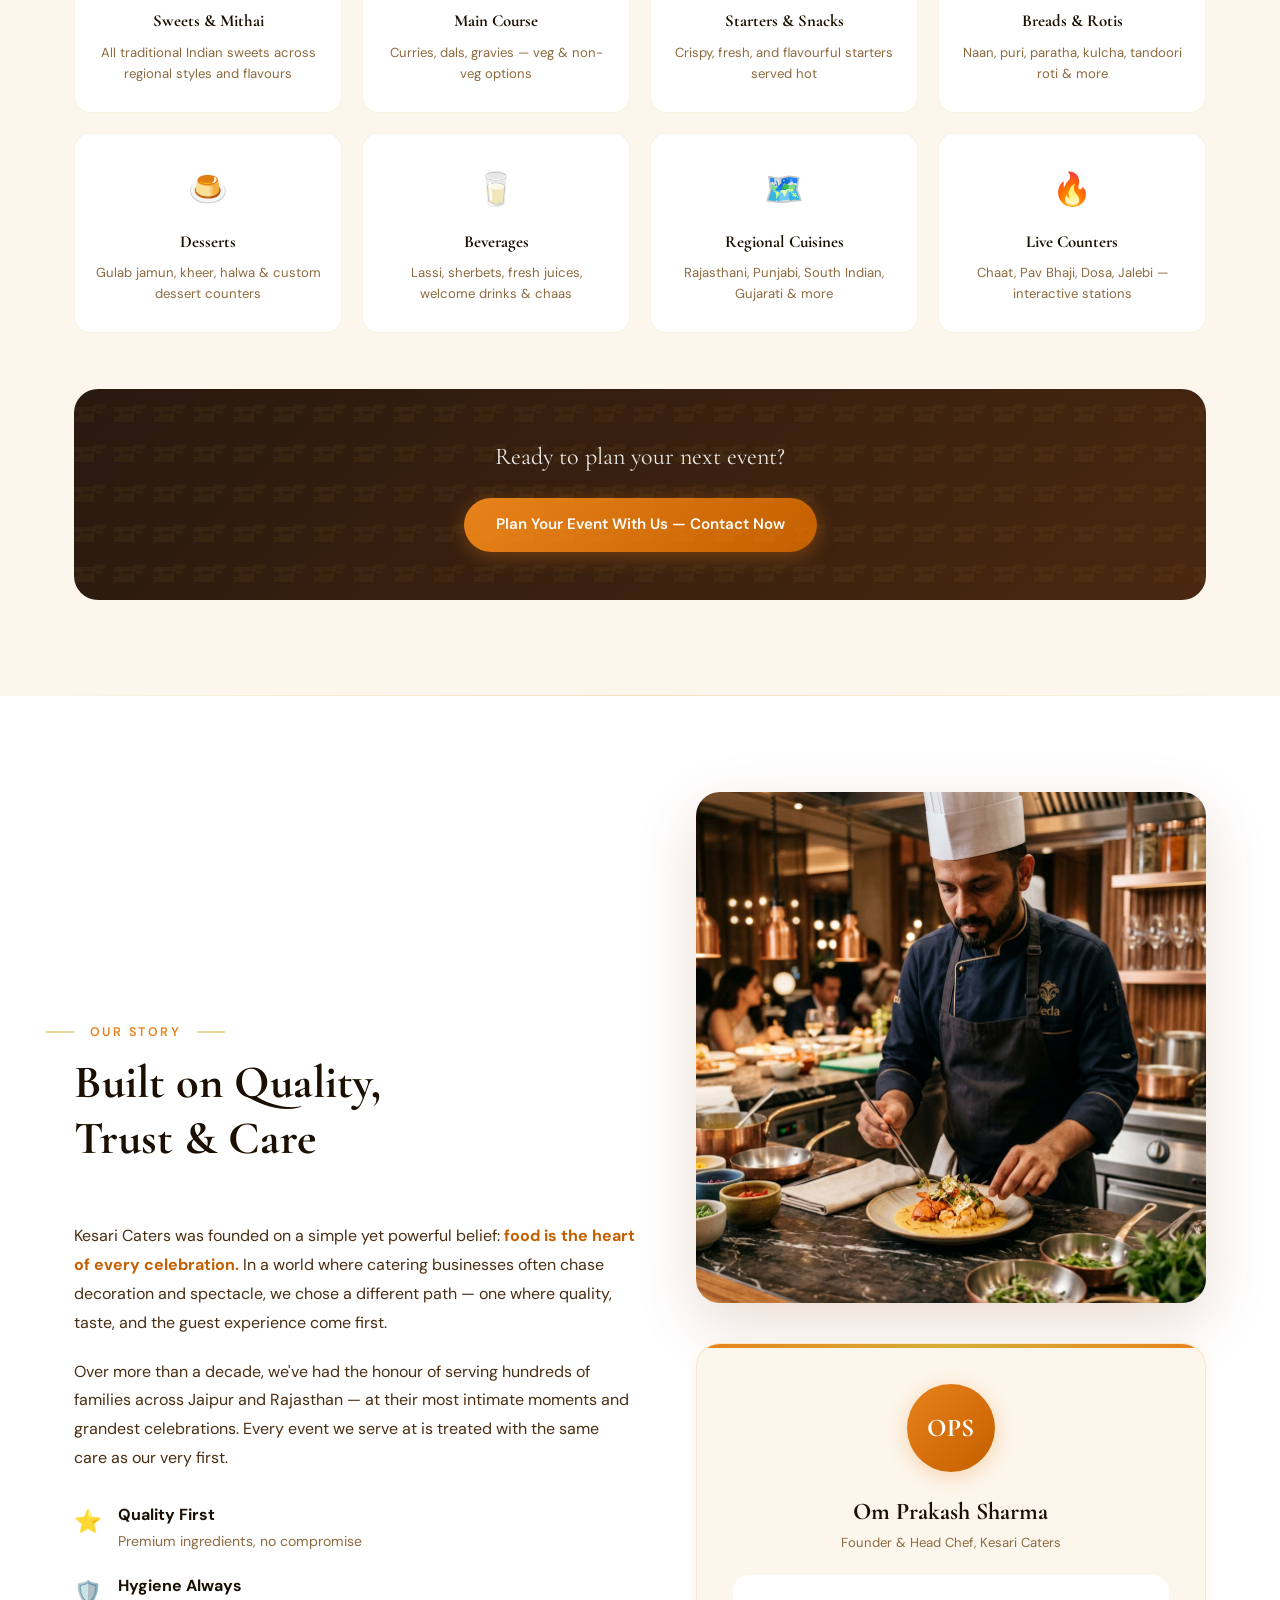
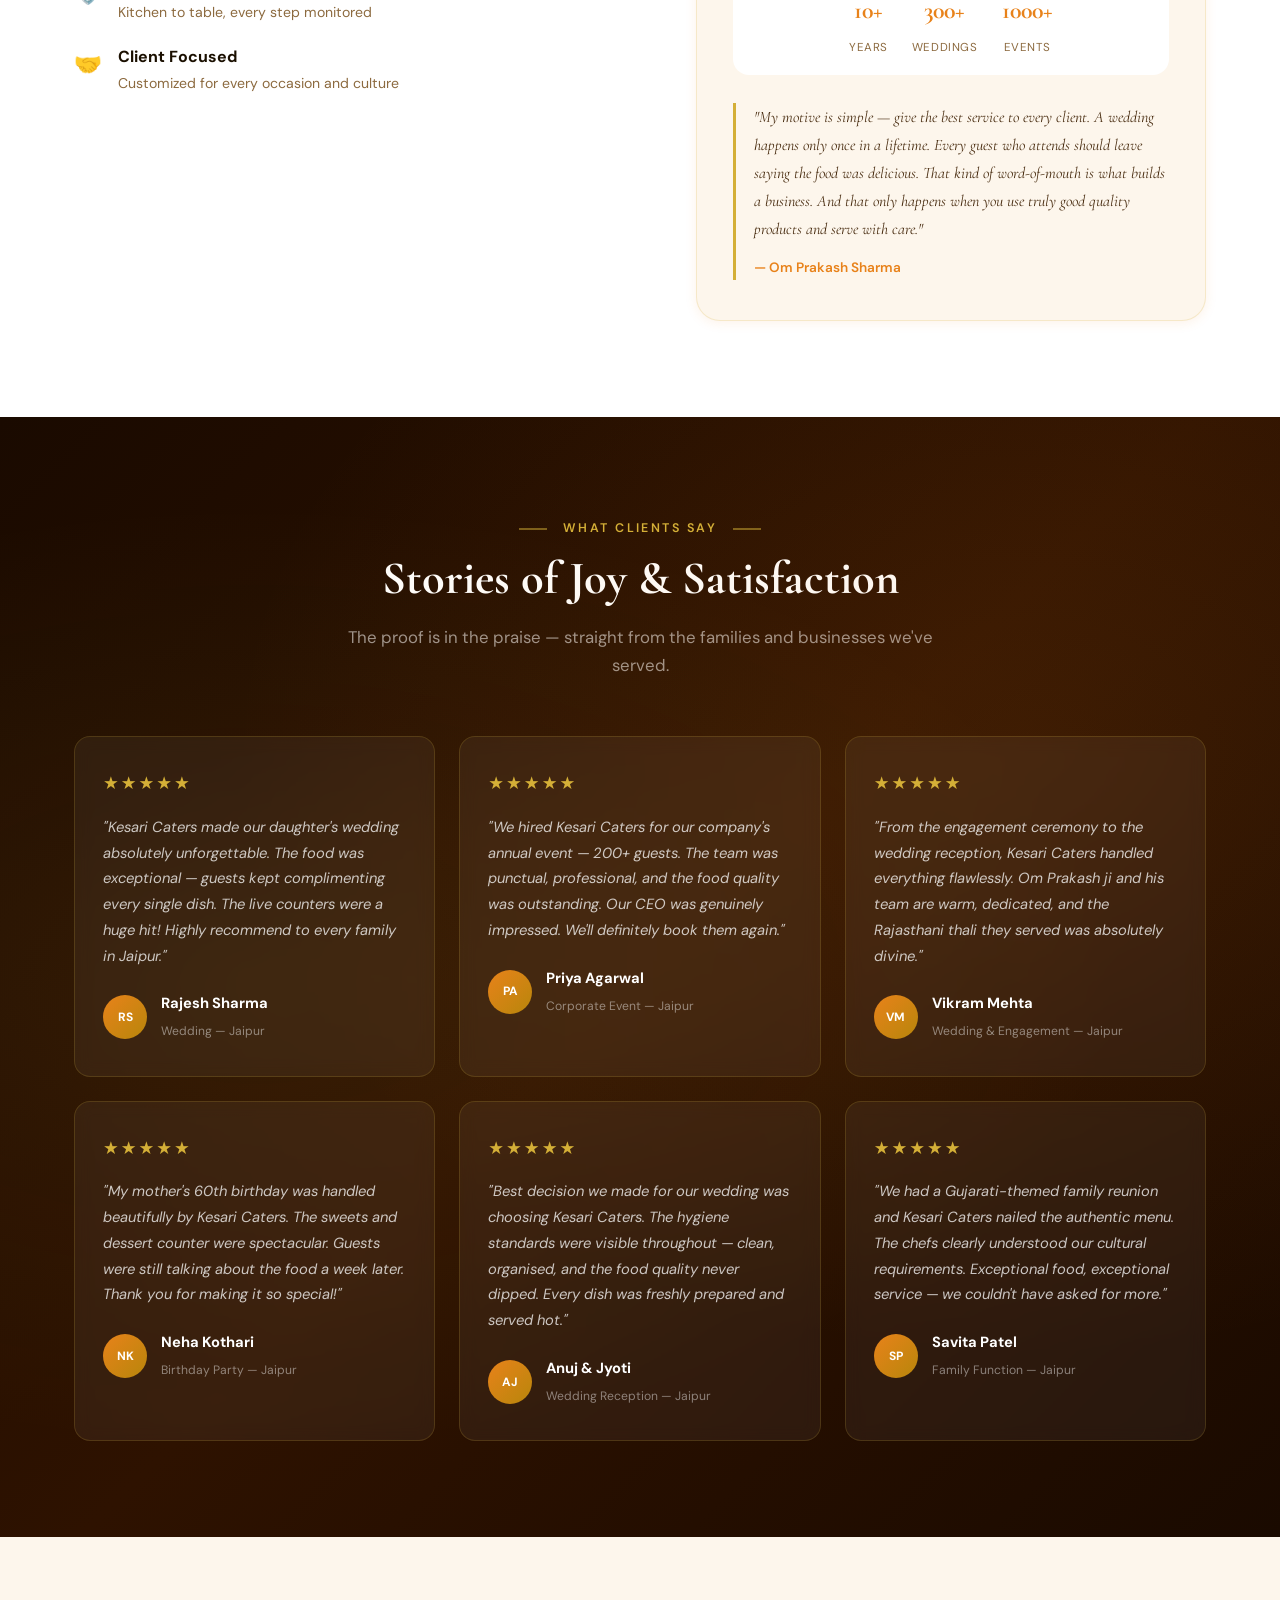
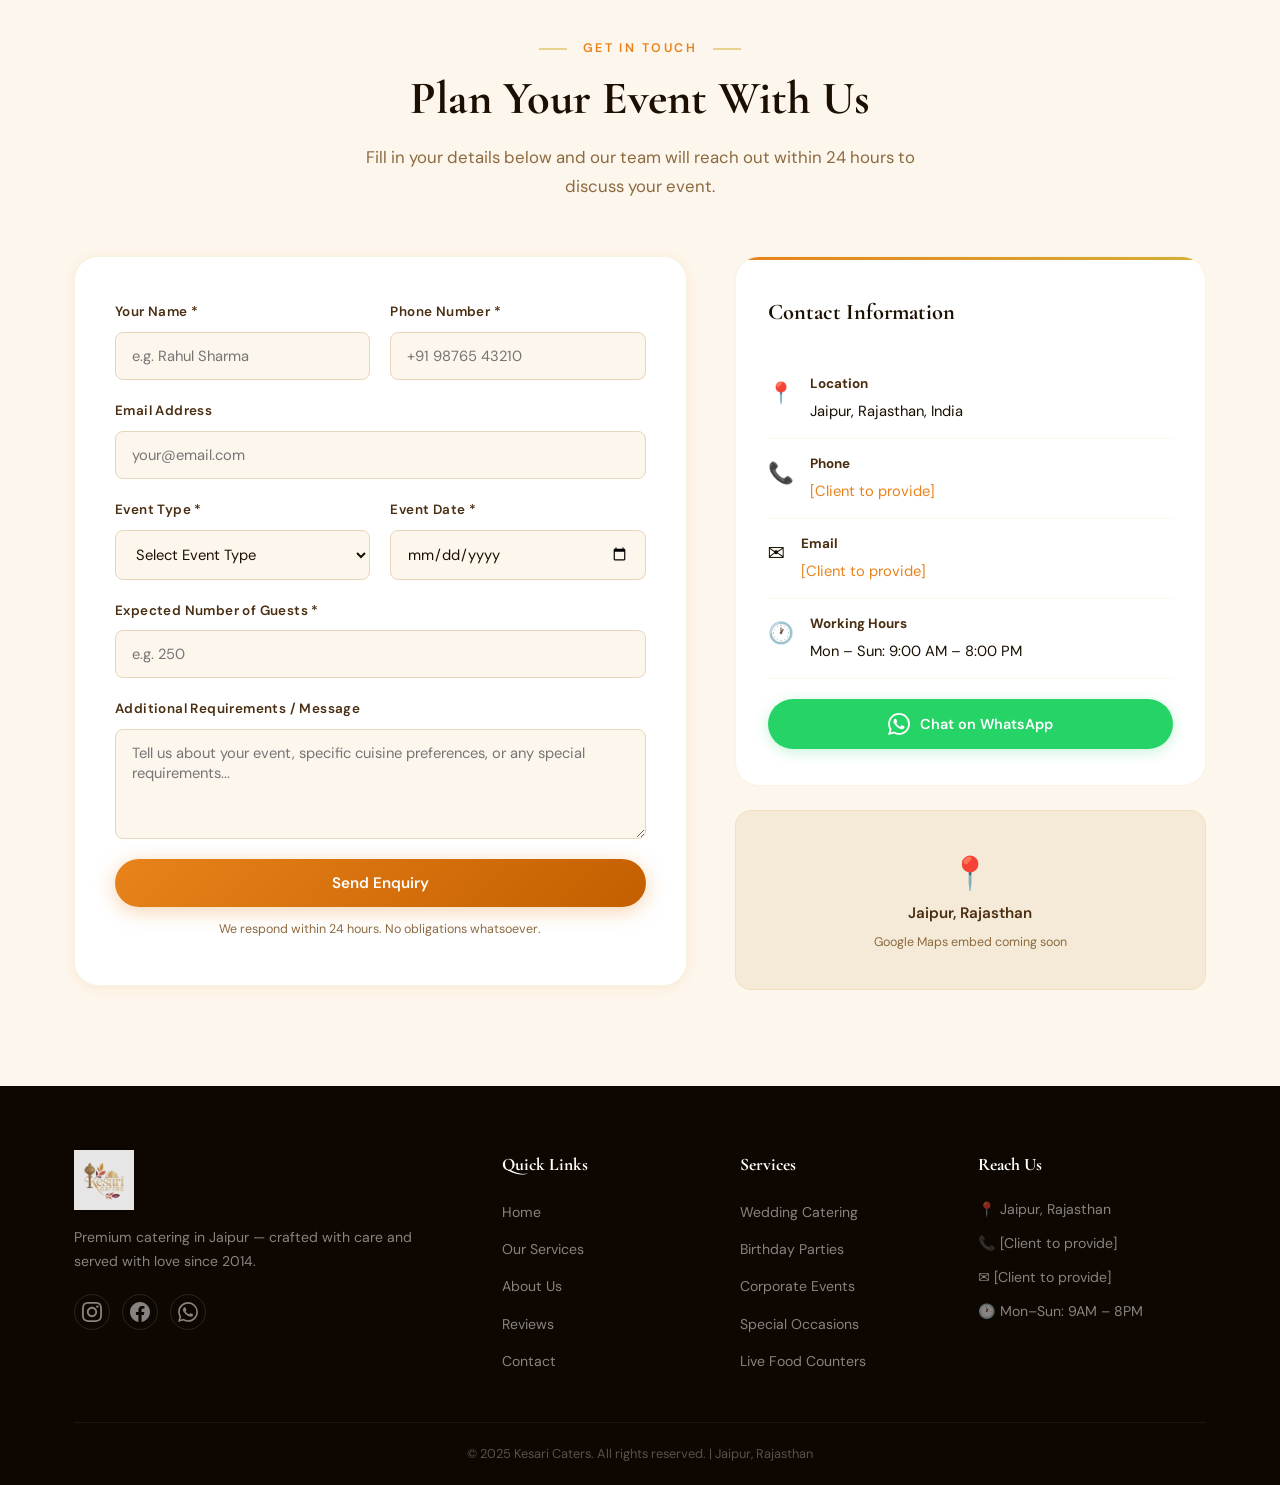
<file: Kesari.html>
<!DOCTYPE html>
<html lang="en">
<head>
  <meta charset="UTF-8" />
  <meta name="viewport" content="width=device-width, initial-scale=1.0" />
  <title>Kesari Caters | Premium Catering in Jaipur, Rajasthan</title>
  <meta name="description" content="Kesari Caters is Jaipur's premier catering service for weddings, corporate events, birthday parties & special occasions. 10+ years, 300+ weddings, 1000+ events." />
  <meta name="keywords" content="catering Jaipur, wedding catering Jaipur, Kesari Caters, Rajasthan caterers, event catering, birthday party catering" />
  <link rel="preconnect" href="https://fonts.googleapis.com" />
  <link rel="preconnect" href="https://fonts.gstatic.com" crossorigin />
  <link href="https://fonts.googleapis.com/css2?family=Cormorant+Garamond:ital,wght@0,400;0,500;0,600;0,700;1,400;1,600&family=DM+Sans:wght@300;400;500;600&display=swap" rel="stylesheet" />
  <link rel="stylesheet" href="style.css" />
</head>
<body>

  <!-- ===== NAVBAR ===== -->
  <header class="navbar" id="navbar">
    <div class="nav-container">
      <a href="#home" class="nav-logo">
        <img src="logo.jpeg" alt="Kesari Caters Logo" class="logo-img" />
      </a>
      <nav class="nav-links" id="nav-links">
        <a href="#home" class="nav-link active">Home</a>
        <a href="#services" class="nav-link">Services</a>
        <a href="#about" class="nav-link">About Us</a>
        <a href="#contact" class="nav-link">Contact</a>
        <a href="#contact" class="nav-cta-btn">Book Your Event</a>
      </nav>
      <button class="hamburger" id="hamburger" aria-label="Toggle menu">
        <span></span><span></span><span></span>
      </button>
    </div>
  </header>

  <!-- ===== HERO SECTION ===== -->
  <section class="hero" id="home">
    <div class="hero-bg-overlay"></div>
    <div class="hero-particles" id="particles"></div>
    <div class="hero-content">
      <p class="hero-pre-title">Jaipur's Most Trusted Catering</p>
      <h1 class="hero-title">Where Taste Meets<br /><em>Tradition & Quality</em></h1>
      <p class="hero-subtitle">
        Premium catering for weddings, corporate events, and special celebrations —
        crafted with care, served with love, remembered forever.
      </p>
      <div class="hero-actions">
        <a href="#contact" class="btn btn-primary" id="hero-book-btn">Book Your Event</a>
        <a href="#services" class="btn btn-secondary" id="hero-services-btn">Our Services</a>
      </div>
      <div class="hero-stats">
        <div class="stat-item">
          <span class="stat-number">10+</span>
          <span class="stat-label">Years Experience</span>
        </div>
        <div class="stat-divider"></div>
        <div class="stat-item">
          <span class="stat-number">300+</span>
          <span class="stat-label">Weddings Catered</span>
        </div>
        <div class="stat-divider"></div>
        <div class="stat-item">
          <span class="stat-number">1000+</span>
          <span class="stat-label">Parties & Events</span>
        </div>
        <div class="stat-divider"></div>
        <div class="stat-item">
          <span class="stat-number">100%</span>
          <span class="stat-label">Premium Ingredients</span>
        </div>
      </div>
    </div>
    <div class="hero-scroll-indicator">
      <span>Scroll to explore</span>
      <div class="scroll-line"></div>
    </div>
  </section>

  <!-- ===== WHY CHOOSE US ===== -->
  <section class="why-us section-padding" id="why-us">
    <div class="container">
      <div class="section-header">
        <p class="section-pre-label">Our Promise</p>
        <h2 class="section-title">Why Kesari Caters?</h2>
        <p class="section-subtitle">We don't just cook food — we craft experiences that stay with your guests long after the last bite.</p>
      </div>
      <div class="why-grid">
        <div class="why-card" data-delay="0">
          <div class="why-icon">🌿</div>
          <h3>Premium Quality Ingredients</h3>
          <p>We source only the finest, freshest ingredients. Every dish reflects our unwavering commitment to quality that you can taste.</p>
        </div>
        <div class="why-card" data-delay="100">
          <div class="why-icon">✨</div>
          <h3>Hygiene at Every Step</h3>
          <p>From kitchen to your table — our cooking and serving staff follow rigorous hygiene protocols, certified and monitored.</p>
        </div>
        <div class="why-card" data-delay="200">
          <div class="why-icon">🍽️</div>
          <h3>Beautiful Food Presentation</h3>
          <p>We believe food should delight the eyes before it tempts the palate. Every counter and dish is styled for elegance.</p>
        </div>
        <div class="why-card" data-delay="300">
          <div class="why-icon">🏮</div>
          <h3>Cultural Expertise</h3>
          <p>From Rajasthani daal-baati to South Indian thalis — our chefs understand cultural traditions and serve food that feels like home.</p>
        </div>
        <div class="why-card" data-delay="400">
          <div class="why-icon">👨‍🍳</div>
          <h3>Specialist Chefs Per Category</h3>
          <p>Dedicated experts for sweets, main courses, live counters, breads & more. Mastery in every department.</p>
        </div>
        <div class="why-card" data-delay="500">
          <div class="why-icon">💛</div>
          <h3>Food-First Philosophy</h3>
          <p>Decorations impress. Food is remembered. We put quality food at the heart of every event we cater.</p>
        </div>
      </div>
    </div>
  </section>

  <!-- ===== SERVICES ===== -->
  <section class="services section-padding" id="services">
    <div class="container">
      <div class="section-header">
        <p class="section-pre-label">What We Offer</p>
        <h2 class="section-title">Our Catering Services</h2>
        <p class="section-subtitle">From intimate gatherings to grand weddings — we bring the same passion and perfection to every event.</p>
      </div>

      <div class="services-wrapper">
        <div class="services-image">
           <img src="wedding-setup.png" alt="Luxurious wedding catering setup" class="feature-img" />
        </div>
        <div class="services-grid">
          <div class="service-card featured" id="service-wedding">
            <div class="service-card-inner">
              <div class="service-emoji">💍</div>
              <h3>Wedding Catering</h3>
              <p class="service-tag">Our Core Specialty</p>
              <p>Full-scale catering for wedding ceremonies and receptions. We cover cocktail hours, main courses, desserts, and everything in between — with culturally sensitive, customized menus.</p>
              <ul class="service-highlights">
                <li>Culturally sensitive menus for all communities</li>
                <li>Multi-meal coverage across all events</li>
                <li>Live food counters & traditional thali service</li>
                <li>Premium ingredient guarantee</li>
              </ul>
              <a href="#contact" class="service-cta-link">Enquire Now →</a>
            </div>
          </div>

          <div class="service-card" id="service-birthday">
            <div class="service-card-inner">
              <div class="service-emoji">🎂</div>
              <h3>Birthday Parties</h3>
              <p class="service-tag">All Age Groups</p>
              <p>Custom menus designed for your theme and crowd — from colourful children's celebrations to milestone adult birthdays. Fresh food, cheerful presentation, joyful memories.</p>
              <ul class="service-highlights">
                <li>Theme-based menu customization</li>
                <li>Kid-friendly & adult menus</li>
                <li>Fresh, vibrant presentation</li>
              </ul>
              <a href="#contact" class="service-cta-link">Enquire Now →</a>
            </div>
          </div>

          <div class="service-card" id="service-corporate">
            <div class="service-card-inner">
              <div class="service-emoji">🏢</div>
              <h3>Corporate Catering</h3>
              <p class="service-tag">Punctual & Professional</p>
              <p>Professional catering for company events, conferences, office lunches & client meetings. We bring punctuality, hygiene, and polished service — making your event reflect your brand's standards.</p>
              <ul class="service-highlights">
                <li>On-time delivery guarantee</li>
                <li>Professional serving staff</li>
                <li>Scalable to any team size</li>
              </ul>
              <a href="#contact" class="service-cta-link">Enquire Now →</a>
            </div>
          </div>

          <div class="service-card" id="service-special">
            <div class="service-card-inner">
              <div class="service-emoji">🎊</div>
              <h3>Special Events</h3>
              <p class="service-tag">Any Occasion</p>
              <p>Engagements, anniversaries, cultural festivals, farewell parties — no occasion is too unique. We make every special celebration even more memorable with our dedicated team.</p>
              <ul class="service-highlights">
                <li>Fully customizable menus</li>
                <li>Engagement & anniversary specialists</li>
                <li>Cultural festival expertise</li>
              </ul>
              <a href="#contact" class="service-cta-link">Enquire Now →</a>
            </div>
          </div>
        </div>
      </div>

      <!-- Food Categories -->
      <div class="food-categories-section">
        <div class="section-header" style="margin-top: 5rem;">
          <p class="section-pre-label">Our Specialties</p>
          <h2 class="section-title">Eight Categories of Excellence</h2>
          <p class="section-subtitle">Every food category handled by dedicated specialists who have mastered their craft.</p>
        </div>
        <div class="food-grid">
          <div class="food-card" id="food-sweets">
            <div class="food-icon">🍬</div>
            <h4>Sweets & Mithai</h4>
            <p>All traditional Indian sweets across regional styles and flavours</p>
          </div>
          <div class="food-card" id="food-maincourse">
            <div class="food-icon">🍛</div>
            <h4>Main Course</h4>
            <p>Curries, dals, gravies — veg & non-veg options</p>
          </div>
          <div class="food-card" id="food-starters">
            <div class="food-icon">🥗</div>
            <h4>Starters & Snacks</h4>
            <p>Crispy, fresh, and flavourful starters served hot</p>
          </div>
          <div class="food-card" id="food-breads">
            <div class="food-icon">🫓</div>
            <h4>Breads & Rotis</h4>
            <p>Naan, puri, paratha, kulcha, tandoori roti & more</p>
          </div>
          <div class="food-card" id="food-desserts">
            <div class="food-icon">🍮</div>
            <h4>Desserts</h4>
            <p>Gulab jamun, kheer, halwa & custom dessert counters</p>
          </div>
          <div class="food-card" id="food-beverages">
            <div class="food-icon">🥛</div>
            <h4>Beverages</h4>
            <p>Lassi, sherbets, fresh juices, welcome drinks & chaas</p>
          </div>
          <div class="food-card" id="food-regional">
            <div class="food-icon">🗺️</div>
            <h4>Regional Cuisines</h4>
            <p>Rajasthani, Punjabi, South Indian, Gujarati & more</p>
          </div>
          <div class="food-card" id="food-live">
            <div class="food-icon">🔥</div>
            <h4>Live Counters</h4>
            <p>Chaat, Pav Bhaji, Dosa, Jalebi — interactive stations</p>
          </div>
        </div>
      </div>

      <div class="services-bottom-cta">
        <p>Ready to plan your next event?</p>
        <a href="#contact" class="btn btn-primary" id="services-contact-btn">Plan Your Event With Us — Contact Now</a>
      </div>
    </div>
  </section>

  <!-- ===== ABOUT ===== -->
  <section class="about section-padding" id="about">
    <div class="container">
      <div class="about-layout">
        <div class="about-left">
          <div class="section-header left-aligned">
            <p class="section-pre-label">Our Story</p>
            <h2 class="section-title">Built on Quality,<br />Trust & Care</h2>
          </div>
          <div class="about-image-mobile">
             <img src="chef-action.png" alt="Chef preparing luxury dish" class="feature-img" />
          </div>
          <p class="about-text">
            Kesari Caters was founded on a simple yet powerful belief: <strong>food is the heart of every celebration.</strong>
            In a world where catering businesses often chase decoration and spectacle, we chose a different path — one where quality, taste,
            and the guest experience come first.
          </p>
          <p class="about-text">
            Over more than a decade, we've had the honour of serving hundreds of families across Jaipur and Rajasthan —
            at their most intimate moments and grandest celebrations. Every event we serve at is treated with the same care
            as our very first.
          </p>
          <div class="about-values">
            <div class="value-item">
              <span class="value-icon">⭐</span>
              <div>
                <strong>Quality First</strong>
                <p>Premium ingredients, no compromise</p>
              </div>
            </div>
            <div class="value-item">
              <span class="value-icon">🛡️</span>
              <div>
                <strong>Hygiene Always</strong>
                <p>Kitchen to table, every step monitored</p>
              </div>
            </div>
            <div class="value-item">
              <span class="value-icon">🤝</span>
              <div>
                <strong>Client Focused</strong>
                <p>Customized for every occasion and culture</p>
              </div>
            </div>
          </div>
        </div>
        <div class="about-right">
          <div class="about-hero-image">
             <img src="chef-action.png" alt="Chef in action preparing a dish" class="feature-img shadow-img" />
          </div>
          <div class="founder-card">
            <div class="founder-avatar">
              <div class="founder-initials">OPS</div>
            </div>
            <div class="founder-details">
              <h3 class="founder-name">Om Prakash Sharma</h3>
              <p class="founder-title">Founder & Head Chef, Kesari Caters</p>
              <div class="founder-stats">
                <div class="f-stat">
                  <span class="f-number">10+</span>
                  <span class="f-label">Years</span>
                </div>
                <div class="f-stat">
                  <span class="f-number">300+</span>
                  <span class="f-label">Weddings</span>
                </div>
                <div class="f-stat">
                  <span class="f-number">1000+</span>
                  <span class="f-label">Events</span>
                </div>
              </div>
            </div>
            <blockquote class="founder-quote">
              <p>"My motive is simple — give the best service to every client. A wedding happens only once in a lifetime. Every guest who attends should leave saying the food was delicious. That kind of word-of-mouth is what builds a business. And that only happens when you use truly good quality products and serve with care."</p>
              <cite>— Om Prakash Sharma</cite>
            </blockquote>
          </div>
        </div>
      </div>
    </div>
  </section>

  <!-- ===== TESTIMONIALS ===== -->
  <section class="testimonials section-padding" id="testimonials">
    <div class="container">
      <div class="section-header">
        <p class="section-pre-label">What Clients Say</p>
        <h2 class="section-title">Stories of Joy & Satisfaction</h2>
        <p class="section-subtitle">The proof is in the praise — straight from the families and businesses we've served.</p>
      </div>
      <div class="testimonials-grid">
        <div class="testimonial-card" id="review-1">
          <div class="stars">★★★★★</div>
          <p class="review-text">"Kesari Caters made our daughter's wedding absolutely unforgettable. The food was exceptional — guests kept complimenting every single dish. The live counters were a huge hit! Highly recommend to every family in Jaipur."</p>
          <div class="reviewer">
            <div class="reviewer-avatar">RS</div>
            <div>
              <strong>Rajesh Sharma</strong>
              <span>Wedding — Jaipur</span>
            </div>
          </div>
        </div>
        <div class="testimonial-card" id="review-2">
          <div class="stars">★★★★★</div>
          <p class="review-text">"We hired Kesari Caters for our company's annual event — 200+ guests. The team was punctual, professional, and the food quality was outstanding. Our CEO was genuinely impressed. We'll definitely book them again."</p>
          <div class="reviewer">
            <div class="reviewer-avatar">PA</div>
            <div>
              <strong>Priya Agarwal</strong>
              <span>Corporate Event — Jaipur</span>
            </div>
          </div>
        </div>
        <div class="testimonial-card" id="review-3">
          <div class="stars">★★★★★</div>
          <p class="review-text">"From the engagement ceremony to the wedding reception, Kesari Caters handled everything flawlessly. Om Prakash ji and his team are warm, dedicated, and the Rajasthani thali they served was absolutely divine."</p>
          <div class="reviewer">
            <div class="reviewer-avatar">VM</div>
            <div>
              <strong>Vikram Mehta</strong>
              <span>Wedding & Engagement — Jaipur</span>
            </div>
          </div>
        </div>
        <div class="testimonial-card" id="review-4">
          <div class="stars">★★★★★</div>
          <p class="review-text">"My mother's 60th birthday was handled beautifully by Kesari Caters. The sweets and dessert counter were spectacular. Guests were still talking about the food a week later. Thank you for making it so special!"</p>
          <div class="reviewer">
            <div class="reviewer-avatar">NK</div>
            <div>
              <strong>Neha Kothari</strong>
              <span>Birthday Party — Jaipur</span>
            </div>
          </div>
        </div>
        <div class="testimonial-card" id="review-5">
          <div class="stars">★★★★★</div>
          <p class="review-text">"Best decision we made for our wedding was choosing Kesari Caters. The hygiene standards were visible throughout — clean, organised, and the food quality never dipped. Every dish was freshly prepared and served hot."</p>
          <div class="reviewer">
            <div class="reviewer-avatar">AJ</div>
            <div>
              <strong>Anuj & Jyoti</strong>
              <span>Wedding Reception — Jaipur</span>
            </div>
          </div>
        </div>
        <div class="testimonial-card" id="review-6">
          <div class="stars">★★★★★</div>
          <p class="review-text">"We had a Gujarati-themed family reunion and Kesari Caters nailed the authentic menu. The chefs clearly understood our cultural requirements. Exceptional food, exceptional service — we couldn't have asked for more."</p>
          <div class="reviewer">
            <div class="reviewer-avatar">SP</div>
            <div>
              <strong>Savita Patel</strong>
              <span>Family Function — Jaipur</span>
            </div>
          </div>
        </div>
      </div>
    </div>
  </section>

  <!-- ===== CONTACT ===== -->
  <section class="contact section-padding" id="contact">
    <div class="container">
      <div class="section-header">
        <p class="section-pre-label">Get In Touch</p>
        <h2 class="section-title">Plan Your Event With Us</h2>
        <p class="section-subtitle">Fill in your details below and our team will reach out within 24 hours to discuss your event.</p>
      </div>
      <div class="contact-layout">
        <div class="contact-form-wrap">
          <form class="contact-form" id="enquiry-form" novalidate>
            <div class="form-row">
              <div class="form-group">
                <label for="name">Your Name *</label>
                <input type="text" id="name" name="name" placeholder="e.g. Rahul Sharma" required />
              </div>
              <div class="form-group">
                <label for="phone">Phone Number *</label>
                <input type="tel" id="phone" name="phone" placeholder="+91 98765 43210" required />
              </div>
            </div>
            <div class="form-group">
              <label for="email">Email Address</label>
              <input type="email" id="email" name="email" placeholder="your@email.com" />
            </div>
            <div class="form-row">
              <div class="form-group">
                <label for="event-type">Event Type *</label>
                <select id="event-type" name="event_type" required>
                  <option value="" disabled selected>Select Event Type</option>
                  <option value="wedding">Wedding</option>
                  <option value="birthday">Birthday Party</option>
                  <option value="corporate">Corporate Event</option>
                  <option value="engagement">Engagement Ceremony</option>
                  <option value="anniversary">Anniversary</option>
                  <option value="festival">Cultural / Festival Event</option>
                  <option value="other">Other Special Event</option>
                </select>
              </div>
              <div class="form-group">
                <label for="event-date">Event Date *</label>
                <input type="date" id="event-date" name="event_date" required />
              </div>
            </div>
            <div class="form-group">
              <label for="guests">Expected Number of Guests *</label>
              <input type="number" id="guests" name="guests" placeholder="e.g. 250" min="1" required />
            </div>
            <div class="form-group">
              <label for="message">Additional Requirements / Message</label>
              <textarea id="message" name="message" rows="4" placeholder="Tell us about your event, specific cuisine preferences, or any special requirements..."></textarea>
            </div>
            <button type="submit" class="btn btn-primary btn-full" id="submit-btn">
              <span class="btn-text">Send Enquiry</span>
              <span class="btn-loader" style="display:none;">Sending...</span>
            </button>
            <p class="form-note">We respond within 24 hours. No obligations whatsoever.</p>
            <div class="form-success" id="form-success" style="display:none;">
              ✅ Thank you! Your enquiry has been received. We'll be in touch soon.
            </div>
          </form>
        </div>
        <div class="contact-info-wrap">
          <div class="contact-info-card">
            <h3>Contact Information</h3>
            <div class="contact-detail" id="contact-location">
              <span class="contact-icon">📍</span>
              <div>
                <strong>Location</strong>
                <p>Jaipur, Rajasthan, India</p>
              </div>
            </div>
            <div class="contact-detail" id="contact-phone">
              <span class="contact-icon">📞</span>
              <div>
                <strong>Phone</strong>
                <p><a href="tel:+919876543210">[Client to provide]</a></p>
              </div>
            </div>
            <div class="contact-detail" id="contact-email">
              <span class="contact-icon">✉️</span>
              <div>
                <strong>Email</strong>
                <p><a href="mailto:info@kesaricaters.com">[Client to provide]</a></p>
              </div>
            </div>
            <div class="contact-detail" id="contact-hours">
              <span class="contact-icon">🕐</span>
              <div>
                <strong>Working Hours</strong>
                <p>Mon – Sun: 9:00 AM – 8:00 PM</p>
              </div>
            </div>
            <div class="contact-whatsapp">
              <a href="https://wa.me/919876543210" target="_blank" rel="noopener" class="whatsapp-btn" id="whatsapp-contact-btn">
                <svg viewBox="0 0 24 24" fill="currentColor" width="22" height="22"><path d="M17.472 14.382c-.297-.149-1.758-.867-2.03-.967-.273-.099-.471-.148-.67.15-.197.297-.767.966-.94 1.164-.173.199-.347.223-.644.075-.297-.15-1.255-.463-2.39-1.475-.883-.788-1.48-1.761-1.653-2.059-.173-.297-.018-.458.13-.606.134-.133.298-.347.446-.52.149-.174.198-.298.298-.497.099-.198.05-.371-.025-.52-.075-.149-.669-1.612-.916-2.207-.242-.579-.487-.5-.669-.51-.173-.008-.371-.01-.57-.01-.198 0-.52.074-.792.372-.272.297-1.04 1.016-1.04 2.479 0 1.462 1.065 2.875 1.213 3.074.149.198 2.096 3.2 5.077 4.487.709.306 1.262.489 1.694.625.712.227 1.36.195 1.871.118.571-.085 1.758-.719 2.006-1.413.248-.694.248-1.289.173-1.413-.074-.124-.272-.198-.57-.347m-5.421 7.403h-.004a9.87 9.87 0 01-5.031-1.378l-.361-.214-3.741.982.998-3.648-.235-.374a9.86 9.86 0 01-1.51-5.26c.001-5.45 4.436-9.884 9.888-9.884 2.64 0 5.122 1.03 6.988 2.898a9.825 9.825 0 012.893 6.994c-.003 5.45-4.437 9.884-9.885 9.884m8.413-18.297A11.815 11.815 0 0012.05 0C5.495 0 .16 5.335.157 11.892c0 2.096.547 4.142 1.588 5.945L.057 24l6.305-1.654a11.882 11.882 0 005.683 1.448h.005c6.554 0 11.89-5.335 11.893-11.893a11.821 11.821 0 00-3.48-8.413z"/></svg>
                Chat on WhatsApp
              </a>
            </div>
          </div>

          <div class="map-placeholder">
            <div class="map-inner">
              <span class="map-icon">📍</span>
              <p>Jaipur, Rajasthan</p>
              <small>Google Maps embed coming soon</small>
            </div>
          </div>
        </div>
      </div>
    </div>
  </section>

  <!-- ===== FOOTER ===== -->
  <footer class="footer">
    <div class="container">
      <div class="footer-top">
        <div class="footer-brand">
          <img src="logo.jpeg" alt="Kesari Caters" class="footer-logo" />
          <p>Premium catering in Jaipur — crafted with care and served with love since 2014.</p>
          <div class="footer-socials">
            <a href="#" aria-label="Instagram" class="social-link" id="footer-instagram">
              <svg viewBox="0 0 24 24" fill="currentColor" width="20" height="20"><path d="M12 2.163c3.204 0 3.584.012 4.85.07 3.252.148 4.771 1.691 4.919 4.919.058 1.265.069 1.645.069 4.849 0 3.205-.012 3.584-.069 4.849-.149 3.225-1.664 4.771-4.919 4.919-1.266.058-1.644.07-4.85.07-3.204 0-3.584-.012-4.849-.07-3.26-.149-4.771-1.699-4.919-4.92-.058-1.265-.07-1.644-.07-4.849 0-3.204.013-3.583.07-4.849.149-3.227 1.664-4.771 4.919-4.919 1.266-.057 1.645-.069 4.849-.069zm0-2.163c-3.259 0-3.667.014-4.947.072-4.358.2-6.78 2.618-6.98 6.98-.059 1.281-.073 1.689-.073 4.948 0 3.259.014 3.668.072 4.948.2 4.358 2.618 6.78 6.98 6.98 1.281.058 1.689.072 4.948.072 3.259 0 3.668-.014 4.948-.072 4.354-.2 6.782-2.618 6.979-6.98.059-1.28.073-1.689.073-4.948 0-3.259-.014-3.667-.072-4.947-.196-4.354-2.617-6.78-6.979-6.98-1.281-.059-1.69-.073-4.949-.073zm0 5.838c-3.403 0-6.162 2.759-6.162 6.162s2.759 6.163 6.162 6.163 6.162-2.759 6.162-6.163c0-3.403-2.759-6.162-6.162-6.162zm0 10.162c-2.209 0-4-1.79-4-4 0-2.209 1.791-4 4-4s4 1.791 4 4c0 2.21-1.791 4-4 4zm6.406-11.845c-.796 0-1.441.645-1.441 1.44s.645 1.44 1.441 1.44c.795 0 1.439-.645 1.439-1.44s-.644-1.44-1.439-1.44z"/></svg>
            </a>
            <a href="#" aria-label="Facebook" class="social-link" id="footer-facebook">
              <svg viewBox="0 0 24 24" fill="currentColor" width="20" height="20"><path d="M24 12.073c0-6.627-5.373-12-12-12s-12 5.373-12 12c0 5.99 4.388 10.954 10.125 11.854v-8.385H7.078v-3.47h3.047V9.43c0-3.007 1.792-4.669 4.533-4.669 1.312 0 2.686.235 2.686.235v2.953H15.83c-1.491 0-1.956.925-1.956 1.874v2.25h3.328l-.532 3.47h-2.796v8.385C19.612 23.027 24 18.062 24 12.073z"/></svg>
            </a>
            <a href="https://wa.me/919876543210" aria-label="WhatsApp" class="social-link" id="footer-whatsapp">
              <svg viewBox="0 0 24 24" fill="currentColor" width="20" height="20"><path d="M17.472 14.382c-.297-.149-1.758-.867-2.03-.967-.273-.099-.471-.148-.67.15-.197.297-.767.966-.94 1.164-.173.199-.347.223-.644.075-.297-.15-1.255-.463-2.39-1.475-.883-.788-1.48-1.761-1.653-2.059-.173-.297-.018-.458.13-.606.134-.133.298-.347.446-.52.149-.174.198-.298.298-.497.099-.198.05-.371-.025-.52-.075-.149-.669-1.612-.916-2.207-.242-.579-.487-.5-.669-.51-.173-.008-.371-.01-.57-.01-.198 0-.52.074-.792.372-.272.297-1.04 1.016-1.04 2.479 0 1.462 1.065 2.875 1.213 3.074.149.198 2.096 3.2 5.077 4.487.709.306 1.262.489 1.694.625.712.227 1.36.195 1.871.118.571-.085 1.758-.719 2.006-1.413.248-.694.248-1.289.173-1.413-.074-.124-.272-.198-.57-.347m-5.421 7.403h-.004a9.87 9.87 0 01-5.031-1.378l-.361-.214-3.741.982.998-3.648-.235-.374a9.86 9.86 0 01-1.51-5.26c.001-5.45 4.436-9.884 9.888-9.884 2.64 0 5.122 1.03 6.988 2.898a9.825 9.825 0 012.893 6.994c-.003 5.45-4.437 9.884-9.885 9.884m8.413-18.297A11.815 11.815 0 0012.05 0C5.495 0 .16 5.335.157 11.892c0 2.096.547 4.142 1.588 5.945L.057 24l6.305-1.654a11.882 11.882 0 005.683 1.448h.005c6.554 0 11.89-5.335 11.893-11.893a11.821 11.821 0 00-3.48-8.413z"/></svg>
            </a>
          </div>
        </div>
        <div class="footer-links">
          <h4>Quick Links</h4>
          <ul>
            <li><a href="#home">Home</a></li>
            <li><a href="#services">Our Services</a></li>
            <li><a href="#about">About Us</a></li>
            <li><a href="#testimonials">Reviews</a></li>
            <li><a href="#contact">Contact</a></li>
          </ul>
        </div>
        <div class="footer-links">
          <h4>Services</h4>
          <ul>
            <li><a href="#services">Wedding Catering</a></li>
            <li><a href="#services">Birthday Parties</a></li>
            <li><a href="#services">Corporate Events</a></li>
            <li><a href="#services">Special Occasions</a></li>
            <li><a href="#services">Live Food Counters</a></li>
          </ul>
        </div>
        <div class="footer-contact-col">
          <h4>Reach Us</h4>
          <p>📍 Jaipur, Rajasthan</p>
          <p>📞 [Client to provide]</p>
          <p>✉️ [Client to provide]</p>
          <p>🕐 Mon–Sun: 9AM – 8PM</p>
        </div>
      </div>
      <div class="footer-bottom">
        <p>© 2025 Kesari Caters. All rights reserved. | Jaipur, Rajasthan</p>
      </div>
    </div>
  </footer>

  <!-- WhatsApp Floating Button -->
  <a href="https://wa.me/919876543210" target="_blank" rel="noopener" class="whatsapp-float" id="whatsapp-float" aria-label="Chat on WhatsApp">
    <svg viewBox="0 0 24 24" fill="currentColor" width="28" height="28"><path d="M17.472 14.382c-.297-.149-1.758-.867-2.03-.967-.273-.099-.471-.148-.67.15-.197.297-.767.966-.94 1.164-.173.199-.347.223-.644.075-.297-.15-1.255-.463-2.39-1.475-.883-.788-1.48-1.761-1.653-2.059-.173-.297-.018-.458.13-.606.134-.133.298-.347.446-.52.149-.174.198-.298.298-.497.099-.198.05-.371-.025-.52-.075-.149-.669-1.612-.916-2.207-.242-.579-.487-.5-.669-.51-.173-.008-.371-.01-.57-.01-.198 0-.52.074-.792.372-.272.297-1.04 1.016-1.04 2.479 0 1.462 1.065 2.875 1.213 3.074.149.198 2.096 3.2 5.077 4.487.709.306 1.262.489 1.694.625.712.227 1.36.195 1.871.118.571-.085 1.758-.719 2.006-1.413.248-.694.248-1.289.173-1.413-.074-.124-.272-.198-.57-.347m-5.421 7.403h-.004a9.87 9.87 0 01-5.031-1.378l-.361-.214-3.741.982.998-3.648-.235-.374a9.86 9.86 0 01-1.51-5.26c.001-5.45 4.436-9.884 9.888-9.884 2.64 0 5.122 1.03 6.988 2.898a9.825 9.825 0 012.893 6.994c-.003 5.45-4.437 9.884-9.885 9.884m8.413-18.297A11.815 11.815 0 0012.05 0C5.495 0 .16 5.335.157 11.892c0 2.096.547 4.142 1.588 5.945L.057 24l6.305-1.654a11.882 11.882 0 005.683 1.448h.005c6.554 0 11.89-5.335 11.893-11.893a11.821 11.821 0 00-3.48-8.413z"/></svg>
    <span class="whatsapp-label">Chat Now</span>
  </a>

  <script src="script.js"></script>
</body>
</html>
</file>
<file: style.css>
/* ===========================
   KESARI CATERS — STYLESHEET
   =========================== */

/* --- Reset & Base --- */
*, *::before, *::after { box-sizing: border-box; margin: 0; padding: 0; }

:root {
  --saffron:       #E8821A;
  --saffron-dark:  #C45F00;
  --gold:          #D4AF37;
  --gold-dark:     #B8860B;
  --gold-light:    #F0D060;
  --cream:         #FDF6EC;
  --cream-dark:    #F5EAD8;
  --brown:         #6B3A1F;
  --brown-light:   #9B5925;
  --text-dark:     #1A0F00;
  --text-mid:      #4A2E12;
  --text-light:    #8C6A3F;
  --white:         #FFFFFF;
  --shadow-sm:     0 2px 12px rgba(232,130,26,0.10);
  --shadow-md:     0 8px 32px rgba(180,80,0,0.14);
  --shadow-lg:     0 20px 60px rgba(140,60,0,0.18);
  --radius-sm:     8px;
  --radius-md:     16px;
  --radius-lg:     24px;
  --radius-xl:     40px;
  --transition:    0.35s cubic-bezier(0.4,0,0.2,1);
  --font-display:  'Cormorant Garamond', Georgia, serif;
  --font-body:     'DM Sans', system-ui, sans-serif;
  --nav-height:    76px;
}

html { scroll-behavior: smooth; font-size: 16px; }

body {
  font-family: var(--font-body);
  background-color: var(--cream);
  color: var(--text-dark);
  line-height: 1.7;
  overflow-x: hidden;
}

img { display: block; max-width: 100%; }
a { text-decoration: none; color: inherit; }
ul { list-style: none; }

.container {
  max-width: 1180px;
  margin: 0 auto;
  padding: 0 24px;
}

.section-padding { padding: 96px 0; }

/* ===========================
   SECTION HEADERS
   =========================== */
.section-header { text-align: center; margin-bottom: 56px; }
.section-header.left-aligned { text-align: left; }

.section-pre-label {
  display: inline-block;
  font-family: var(--font-body);
  font-size: 0.78rem;
  font-weight: 600;
  letter-spacing: 0.2em;
  text-transform: uppercase;
  color: var(--saffron);
  margin-bottom: 12px;
  position: relative;
  padding: 0 16px;
}
.section-pre-label::before,
.section-pre-label::after {
  content: '';
  position: absolute;
  top: 50%;
  width: 28px;
  height: 1px;
  background: var(--gold);
  transform: translateY(-50%);
}
.section-pre-label::before { right: 100%; }
.section-pre-label::after  { left: 100%; }

.section-title {
  font-family: var(--font-display);
  font-size: clamp(2rem, 4vw, 2.9rem);
  font-weight: 700;
  color: var(--text-dark);
  line-height: 1.2;
  margin-bottom: 16px;
}
.section-title em { color: var(--saffron); font-style: italic; }

.section-subtitle {
  font-size: 1.05rem;
  color: var(--text-light);
  max-width: 600px;
  margin: 0 auto;
}

/* ===========================
   BUTTONS
   =========================== */
.btn {
  display: inline-flex;
  align-items: center;
  gap: 8px;
  padding: 14px 32px;
  border-radius: 50px;
  font-family: var(--font-body);
  font-size: 0.95rem;
  font-weight: 600;
  cursor: pointer;
  border: none;
  transition: var(--transition);
  white-space: nowrap;
}

.btn-primary {
  background: linear-gradient(135deg, var(--saffron), var(--saffron-dark));
  color: var(--white);
  box-shadow: 0 4px 20px rgba(232,130,26,0.35);
}
.btn-primary:hover {
  transform: translateY(-2px);
  box-shadow: 0 8px 28px rgba(232,130,26,0.45);
  background: linear-gradient(135deg, #f09230, var(--saffron));
}

.btn-secondary {
  background: transparent;
  color: var(--white);
  border: 2px solid rgba(255,255,255,0.7);
  backdrop-filter: blur(4px);
}
.btn-secondary:hover {
  background: rgba(255,255,255,0.15);
  border-color: var(--white);
  transform: translateY(-2px);
}

.btn-full { width: 100%; justify-content: center; }

/* ===========================
   NAVBAR
   =========================== */
.navbar {
  position: fixed;
  top: 0; left: 0; right: 0;
  z-index: 1000;
  height: var(--nav-height);
  background: rgba(253,246,236,0.0);
  transition: background 0.4s ease, box-shadow 0.4s ease;
}
.navbar.scrolled {
  background: rgba(253,246,236,0.97);
  box-shadow: 0 2px 20px rgba(180,80,0,0.1);
  backdrop-filter: blur(12px);
}

.nav-container {
  max-width: 1180px;
  margin: 0 auto;
  padding: 0 24px;
  height: 100%;
  display: flex;
  align-items: center;
  justify-content: space-between;
}

.nav-logo { display: flex; align-items: center; }
.logo-img {
  height: 56px;
  width: auto;
  object-fit: contain;
  filter: drop-shadow(0 2px 8px rgba(0,0,0,0.15));
  transition: transform var(--transition);
}
.logo-img:hover { transform: scale(1.04); }

.nav-links {
  display: flex;
  align-items: center;
  gap: 8px;
}

.nav-link {
  font-size: 0.92rem;
  font-weight: 500;
  color: var(--text-mid);
  padding: 8px 14px;
  border-radius: 8px;
  transition: var(--transition);
  position: relative;
}
.navbar:not(.scrolled) .nav-link { color: rgba(255,255,255,0.9); }
.nav-link::after {
  content: '';
  position: absolute;
  bottom: 4px; left: 14px; right: 14px;
  height: 2px;
  background: var(--saffron);
  transform: scaleX(0);
  border-radius: 2px;
  transition: transform var(--transition);
}
.nav-link:hover::after,
.nav-link.active::after { transform: scaleX(1); }
.nav-link:hover { color: var(--saffron); }
.navbar:not(.scrolled) .nav-link:hover { color: var(--white); }

.nav-cta-btn {
  background: linear-gradient(135deg, var(--saffron), var(--saffron-dark));
  color: var(--white) !important;
  padding: 10px 22px;
  border-radius: 50px;
  font-weight: 600;
  font-size: 0.88rem;
  box-shadow: 0 3px 14px rgba(232,130,26,0.3);
  transition: var(--transition);
  margin-left: 8px;
}
.nav-cta-btn:hover {
  transform: translateY(-2px);
  box-shadow: 0 6px 20px rgba(232,130,26,0.45);
}

.hamburger {
  display: none;
  flex-direction: column;
  gap: 5px;
  background: none;
  border: none;
  cursor: pointer;
  padding: 8px;
}
.hamburger span {
  display: block;
  width: 24px;
  height: 2px;
  background: var(--white);
  border-radius: 2px;
  transition: var(--transition);
}
.navbar.scrolled .hamburger span { background: var(--text-dark); }
.hamburger.open span:nth-child(1) { transform: rotate(45deg) translate(5px,5px); }
.hamburger.open span:nth-child(2) { opacity: 0; }
.hamburger.open span:nth-child(3) { transform: rotate(-45deg) translate(5px,-5px); }

/* ===========================
   HERO
   =========================== */
.hero {
  position: relative;
  min-height: 100vh;
  display: flex;
  align-items: center;
  justify-content: center;
  overflow: hidden;
  background: 
    linear-gradient(135deg, rgba(26,10,0,0.85) 0%, rgba(61,26,0,0.7) 45%, rgba(26,10,0,0.9) 100%),
    url('Changes/Hero image.jpeg') center/cover no-repeat;
}

.hero-bg-overlay {
  position: absolute;
  inset: 0;
  background:
    url("data:image/svg+xml,%3Csvg width='60' height='60' viewBox='0 0 60 60' xmlns='http://www.w3.org/2000/svg'%3E%3Cg fill='none' fill-rule='evenodd'%3E%3Cg fill='%23D4AF37' fill-opacity='0.04'%3E%3Cpath d='M36 34v-4h-2v4h-4v2h4v4h2v-4h4v-2h-4zm0-30V0h-2v4h-4v2h4v4h2V6h4V4h-4zM6 34v-4H4v4H0v2h4v4h2v-4h4v-2H6zM6 4V0H4v4H0v2h4v4h2V6h4V4H6z'/%3E%3C/g%3E%3C/g%3E%3C/svg%3E");
  opacity: 0.5;
  pointer-events: none;
}

.hero-particles {
  position: absolute;
  inset: 0;
  pointer-events: none;
  overflow: hidden;
}

.hero-content {
  position: relative;
  z-index: 2;
  text-align: center;
  padding: calc(var(--nav-height) + 20px) 24px 120px;
  max-width: 860px;
}

.hero-pre-title {
  display: inline-block;
  font-size: 0.78rem;
  font-weight: 600;
  letter-spacing: 0.25em;
  text-transform: uppercase;
  color: var(--gold);
  margin-bottom: 20px;
  padding: 6px 18px;
  border: 1px solid rgba(212,175,55,0.35);
  border-radius: 50px;
  background: rgba(212,175,55,0.08);
  animation: fadeInUp 0.8s ease both;
}

.hero-title {
  font-family: var(--font-display);
  font-size: clamp(2.8rem, 7vw, 5rem);
  font-weight: 700;
  color: var(--white);
  line-height: 1.1;
  margin-bottom: 24px;
  animation: fadeInUp 0.8s 0.15s ease both;
}
.hero-title em {
  display: block;
  color: var(--gold);
  font-style: italic;
  background: linear-gradient(135deg, var(--gold-light), var(--gold), var(--saffron));
  -webkit-background-clip: text;
  -webkit-text-fill-color: transparent;
  background-clip: text;
}

.hero-subtitle {
  font-size: clamp(1rem, 2vw, 1.15rem);
  color: rgba(255,255,255,0.78);
  max-width: 580px;
  margin: 0 auto 40px;
  animation: fadeInUp 0.8s 0.3s ease both;
}

.hero-actions {
  display: flex;
  gap: 16px;
  justify-content: center;
  flex-wrap: wrap;
  animation: fadeInUp 0.8s 0.45s ease both;
  margin-bottom: 60px;
}

.hero-stats {
  display: flex;
  align-items: center;
  justify-content: center;
  gap: 0;
  flex-wrap: wrap;
  background: rgba(255,255,255,0.06);
  backdrop-filter: blur(12px);
  border: 1px solid rgba(212,175,55,0.2);
  border-radius: var(--radius-lg);
  padding: 24px 32px;
  animation: fadeInUp 0.8s 0.6s ease both;
}

.stat-item {
  display: flex;
  flex-direction: column;
  align-items: center;
  padding: 0 28px;
}
.stat-number {
  font-family: var(--font-display);
  font-size: 2.2rem;
  font-weight: 700;
  color: var(--gold);
  line-height: 1;
}
.stat-label {
  font-size: 0.76rem;
  color: rgba(255,255,255,0.65);
  letter-spacing: 0.05em;
  text-transform: uppercase;
  margin-top: 4px;
}
.stat-divider {
  width: 1px;
  height: 40px;
  background: rgba(212,175,55,0.3);
}

.hero-scroll-indicator {
  position: absolute;
  bottom: 32px;
  left: 50%;
  transform: translateX(-50%);
  display: flex;
  flex-direction: column;
  align-items: center;
  gap: 8px;
  color: rgba(255,255,255,0.5);
  font-size: 0.72rem;
  letter-spacing: 0.1em;
  text-transform: uppercase;
  animation: fadeIn 1.5s 1.2s ease both;
}
.scroll-line {
  width: 1px;
  height: 40px;
  background: linear-gradient(to bottom, rgba(212,175,55,0.6), transparent);
  animation: scrollPulse 2s ease infinite;
}

/* ===========================
   WHY US
   =========================== */
.why-us {
  background: var(--white);
  position: relative;
  overflow: hidden;
}
.why-us::before {
  content: '';
  position: absolute;
  top: -80px; right: -80px;
  width: 320px; height: 320px;
  background: radial-gradient(circle, rgba(232,130,26,0.06) 0%, transparent 70%);
  pointer-events: none;
}

.why-grid {
  display: grid;
  grid-template-columns: repeat(3, 1fr);
  gap: 24px;
}

.why-card {
  background: var(--cream);
  border: 1px solid rgba(212,175,55,0.18);
  border-radius: var(--radius-md);
  padding: 36px 28px;
  transition: var(--transition);
  position: relative;
  overflow: hidden;
  opacity: 0;
  transform: translateY(30px);
}
.why-card.visible {
  opacity: 1;
  transform: translateY(0);
}
.why-card::before {
  content: '';
  position: absolute;
  top: 0; left: 0; right: 0;
  height: 3px;
  background: linear-gradient(90deg, var(--saffron), var(--gold));
  transform: scaleX(0);
  transform-origin: left;
  transition: transform 0.5s ease;
}
.why-card:hover { transform: translateY(-6px); box-shadow: var(--shadow-md); }
.why-card:hover::before { transform: scaleX(1); }

.why-icon {
  font-size: 2.2rem;
  margin-bottom: 16px;
  display: inline-block;
  transition: transform 0.3s ease;
}
.why-card:hover .why-icon { transform: scale(1.15); }

.why-card h3 {
  font-family: var(--font-display);
  font-size: 1.3rem;
  font-weight: 700;
  color: var(--text-dark);
  margin-bottom: 10px;
}
.why-card p { font-size: 0.92rem; color: var(--text-light); line-height: 1.7; }

/* ===========================
   SERVICES
   =========================== */
.services {
  background: var(--cream);
  position: relative;
}
.services::after {
  content: '';
  position: absolute;
  bottom: 0; left: 0; right: 0;
  height: 1px;
  background: linear-gradient(90deg, transparent, rgba(212,175,55,0.3), transparent);
}

.services-wrapper {
  display: block;
}

.services-grid {
  display: grid;
  grid-template-columns: repeat(auto-fit, minmax(280px, 1fr));
  gap: 24px;
}
@media (min-width: 768px) {
  .services-grid {
    grid-template-columns: repeat(2, 1fr);
  }
}

.service-card {
  background: var(--white);
  border-radius: var(--radius-md);
  border: 1px solid rgba(212,175,55,0.15);
  overflow: hidden;
  transition: var(--transition);
  opacity: 0;
  transform: translateY(24px);
}
.service-card.visible { opacity: 1; transform: translateY(0); }
.service-card:hover { transform: translateY(-6px); box-shadow: var(--shadow-md); }
.service-card.featured {
  border-color: rgba(232,130,26,0.35);
  box-shadow: 0 0 0 1px rgba(232,130,26,0.12), var(--shadow-sm);
}

.service-card-img {
  width: 100%;
  height: 200px;
  object-fit: cover;
  display: block;
}

.service-card-inner { padding: 36px 32px; }

.service-emoji { font-size: 2.5rem; margin-bottom: 14px; }

.service-card h3 {
  font-family: var(--font-display);
  font-size: 1.55rem;
  font-weight: 700;
  color: var(--text-dark);
  margin-bottom: 4px;
}

.service-tag {
  display: inline-block;
  font-size: 0.72rem;
  font-weight: 600;
  letter-spacing: 0.12em;
  text-transform: uppercase;
  color: var(--saffron);
  background: rgba(232,130,26,0.1);
  padding: 3px 10px;
  border-radius: 20px;
  margin-bottom: 14px;
}

.service-card p {
  font-size: 0.92rem;
  color: var(--text-light);
  line-height: 1.75;
  margin-bottom: 18px;
}

.service-highlights {
  display: flex;
  flex-direction: column;
  gap: 8px;
  margin-bottom: 24px;
}
.service-highlights li {
  font-size: 0.88rem;
  color: var(--text-mid);
  padding-left: 20px;
  position: relative;
}
.service-highlights li::before {
  content: '✦';
  position: absolute;
  left: 0;
  color: var(--gold);
  font-size: 0.65rem;
  top: 3px;
}

.service-cta-link {
  display: inline-flex;
  align-items: center;
  font-size: 0.9rem;
  font-weight: 600;
  color: var(--saffron);
  transition: gap var(--transition), color var(--transition);
  gap: 4px;
}
.service-cta-link:hover { gap: 10px; color: var(--saffron-dark); }

/* Food Categories */
.food-grid {
  display: grid;
  grid-template-columns: repeat(4, 1fr);
  gap: 20px;
}

.food-card {
  background: var(--white);
  border: 1px solid rgba(212,175,55,0.15);
  border-radius: var(--radius-md);
  padding: 28px 20px;
  text-align: center;
  transition: var(--transition);
  cursor: default;
  opacity: 0;
  transform: scale(0.95);
}
.food-card.visible { opacity: 1; transform: scale(1); }
.food-card:hover {
  border-color: var(--gold);
  transform: translateY(-5px) scale(1.02);
  box-shadow: var(--shadow-sm);
  background: linear-gradient(135deg, #fff9f2, var(--white));
}
.food-icon { font-size: 2rem; margin-bottom: 12px; }
.food-card h4 {
  font-family: var(--font-display);
  font-size: 1.05rem;
  font-weight: 700;
  color: var(--text-dark);
  margin-bottom: 6px;
}
.food-card p { font-size: 0.82rem; color: var(--text-light); line-height: 1.6; }

.services-bottom-cta {
  text-align: center;
  margin-top: 56px;
  padding: 48px 32px;
  background: linear-gradient(135deg, #1A0A00ef, #3D1A00ef);
  border-radius: var(--radius-lg);
  position: relative;
  overflow: hidden;
}
.services-bottom-cta::before {
  content: '';
  position: absolute;
  inset: 0;
  background: url("data:image/svg+xml,%3Csvg width='40' height='40' viewBox='0 0 40 40' xmlns='http://www.w3.org/2000/svg'%3E%3Cg fill='%23D4AF37' fill-opacity='0.05'%3E%3Cpath d='M20 20.5V18H0v5h5v5H0v5h20v-9.5zm-2 4.5H9v-3h9v3zm11-4.5h2v-5H20v9.5h2V20h9zm-2 4.5H20v-3h9v3z'/%3E%3C/g%3E%3C/svg%3E");
}
.services-bottom-cta p {
  font-family: var(--font-display);
  font-size: 1.5rem;
  color: rgba(255,255,255,0.9);
  margin-bottom: 20px;
}

/* ===========================
   ABOUT / OUR STORY
   =========================== */
.about { background: var(--white); }

.our-story-layout {
  display: grid;
  grid-template-columns: 1fr;
  gap: 60px;
  align-items: center;
}
@media (min-width: 1024px) {
  .our-story-layout { grid-template-columns: 1fr 1.15fr; }
}

.our-story-image-wrap {
  position: relative;
  border-radius: var(--radius-xl);
  overflow: visible;
}
.our-story-img {
  width: 100%;
  height: 520px;
  object-fit: cover;
  border-radius: var(--radius-xl);
  box-shadow: var(--shadow-lg);
  display: block;
  transition: transform 0.6s ease;
}
.our-story-img:hover { transform: scale(1.02); }

.our-story-badge {
  position: absolute;
  bottom: -24px;
  right: -24px;
  width: 110px;
  height: 110px;
  background: linear-gradient(135deg, var(--saffron), var(--saffron-dark));
  border-radius: 50%;
  display: flex;
  flex-direction: column;
  align-items: center;
  justify-content: center;
  box-shadow: 0 8px 32px rgba(232,130,26,0.4);
  border: 4px solid var(--white);
  z-index: 2;
}
.badge-number {
  font-family: var(--font-display);
  font-size: 1.8rem;
  font-weight: 700;
  color: var(--white);
  line-height: 1;
}
.badge-text {
  font-size: 0.62rem;
  color: rgba(255,255,255,0.9);
  text-transform: uppercase;
  letter-spacing: 0.06em;
  text-align: center;
  line-height: 1.3;
  margin-top: 2px;
}

.our-story-content { padding-left: 0; }
@media (min-width: 1024px) {
  .our-story-content { padding-left: 20px; }
}

/* ===========================
   FOUNDER SECTION
   =========================== */
.founder-section {
  background: linear-gradient(135deg, var(--cream-dark) 0%, var(--cream) 50%, var(--cream-dark) 100%);
  position: relative;
  overflow: hidden;
}
.founder-section::before {
  content: '';
  position: absolute;
  top: -100px; left: -100px;
  width: 400px; height: 400px;
  background: radial-gradient(circle, rgba(232,130,26,0.07) 0%, transparent 70%);
  pointer-events: none;
}
.founder-section::after {
  content: '';
  position: absolute;
  bottom: -80px; right: -80px;
  width: 300px; height: 300px;
  background: radial-gradient(circle, rgba(212,175,55,0.08) 0%, transparent 70%);
  pointer-events: none;
}

.founder-layout {
  display: grid;
  grid-template-columns: 1fr;
  gap: 60px;
  align-items: center;
  position: relative;
  z-index: 1;
}
@media (min-width: 1024px) {
  .founder-layout { grid-template-columns: 1.2fr 1fr; }
}

.founder-intro-content .section-header { margin-bottom: 28px; }

.founder-highlights {
  display: flex;
  flex-direction: column;
  gap: 18px;
  margin: 28px 0;
}
.fh-item {
  display: flex;
  align-items: flex-start;
  gap: 16px;
  background: var(--white);
  padding: 16px 20px;
  border-radius: var(--radius-md);
  border: 1px solid rgba(212,175,55,0.15);
  transition: var(--transition);
}
.fh-item:hover {
  box-shadow: var(--shadow-sm);
  border-color: rgba(232,130,26,0.2);
  transform: translateX(4px);
}
.fh-icon {
  font-size: 1.5rem;
  flex-shrink: 0;
  margin-top: 2px;
}
.fh-item strong {
  display: block;
  font-size: 0.95rem;
  color: var(--text-dark);
  margin-bottom: 3px;
}
.fh-item p {
  font-size: 0.84rem;
  color: var(--text-light);
  line-height: 1.5;
}

.founder-mini-stats {
  display: flex;
  align-items: center;
  gap: 0;
  background: var(--white);
  border: 1px solid rgba(212,175,55,0.18);
  border-radius: var(--radius-md);
  padding: 20px 24px;
  margin-bottom: 28px;
  box-shadow: var(--shadow-sm);
}
.fms-item {
  flex: 1;
  text-align: center;
}
.fms-number {
  display: block;
  font-family: var(--font-display);
  font-size: 2rem;
  font-weight: 700;
  color: var(--saffron);
  line-height: 1;
}
.fms-label {
  font-size: 0.72rem;
  color: var(--text-light);
  text-transform: uppercase;
  letter-spacing: 0.05em;
  margin-top: 4px;
  display: block;
}
.fms-divider {
  width: 1px;
  height: 44px;
  background: rgba(212,175,55,0.25);
  flex-shrink: 0;
}

.founder-big-quote {
  background: linear-gradient(135deg, rgba(232,130,26,0.06), rgba(212,175,55,0.06));
  border-left: 4px solid var(--saffron);
  border-radius: 0 var(--radius-md) var(--radius-md) 0;
  padding: 20px 24px;
  margin: 0;
}
.founder-big-quote p {
  font-family: var(--font-display);
  font-size: 1.05rem;
  font-style: italic;
  color: var(--text-mid);
  line-height: 1.75;
  margin-bottom: 10px;
}
.founder-big-quote cite {
  font-size: 0.85rem;
  font-weight: 600;
  color: var(--saffron);
  font-style: normal;
}

/* Founder Photo */
.founder-photo-wrap {
  display: flex;
  flex-direction: column;
  align-items: center;
  gap: 24px;
}
.founder-photo-frame {
  position: relative;
  border-radius: var(--radius-xl);
  overflow: hidden;
  box-shadow: var(--shadow-lg);
  border: 5px solid var(--white);
  outline: 2px solid rgba(212,175,55,0.25);
  width: 100%;
  max-width: 420px;
  aspect-ratio: 3 / 4;
}
.founder-photo {
  width: 100%;
  height: 100%;
  object-fit: cover;
  object-position: top center;
  transition: transform 0.6s ease;
  display: block;
}
.founder-photo-frame:hover .founder-photo { transform: scale(1.03); }

.founder-photo-frame::after {
  content: '';
  position: absolute;
  inset: 0;
  background: linear-gradient(to bottom, transparent 60%, rgba(26,10,0,0.35) 100%);
  pointer-events: none;
}

.founder-name-tag {
  text-align: center;
  background: var(--white);
  border: 1px solid rgba(212,175,55,0.2);
  border-radius: var(--radius-lg);
  padding: 20px 32px;
  box-shadow: var(--shadow-sm);
  width: 100%;
  max-width: 420px;
  position: relative;
  overflow: hidden;
}
.founder-name-tag::before {
  content: '';
  position: absolute;
  top: 0; left: 0; right: 0;
  height: 3px;
  background: linear-gradient(90deg, var(--saffron), var(--gold), var(--saffron));
}
.founder-name-tag h3 {
  font-family: var(--font-display);
  font-size: 1.5rem;
  font-weight: 700;
  color: var(--text-dark);
  margin-bottom: 4px;
}
.founder-name-tag p {
  font-size: 0.85rem;
  color: var(--text-light);
  margin-bottom: 10px;
}
.founder-badge {
  display: inline-block;
  background: linear-gradient(135deg, var(--saffron), var(--saffron-dark));
  color: var(--white);
  font-size: 0.72rem;
  font-weight: 700;
  letter-spacing: 0.12em;
  text-transform: uppercase;
  padding: 4px 14px;
  border-radius: 50px;
}

@media (max-width: 1024px) {
  .founder-photo-wrap { order: -1; }
  .our-story-img { height: 380px; }
  .our-story-badge { bottom: -16px; right: -8px; width: 90px; height: 90px; }
  .badge-number { font-size: 1.5rem; }
}
@media (max-width: 768px) {
  .founder-layout { gap: 40px; }
  .our-story-layout { gap: 40px; }
  .our-story-img { height: 300px; }
}

.about-layout {
  display: grid;
  grid-template-columns: 1fr;
  gap: 60px;
  align-items: center;
}
@media (min-width: 1024px) {
  .about-layout { grid-template-columns: 1.1fr 1fr; }
}

.feature-img {
  width: 100%;
  height: auto;
  border-radius: var(--radius-lg);
  object-fit: cover;
  transition: transform 0.6s ease;
}
.feature-img:hover { transform: scale(1.03); }

.shadow-img { box-shadow: var(--shadow-lg); }

.about-hero-image {
  margin-bottom: 40px;
  display: none;
}
@media (min-width: 1024px) {
  .about-hero-image { display: block; }
  .about-image-mobile { display: none; }
}
.about-image-mobile {
  margin-bottom: 30px;
}

.about-text {
  font-size: 1rem;
  color: var(--text-mid);
  line-height: 1.8;
  margin-bottom: 20px;
}
.about-text strong { color: var(--saffron-dark); }

.about-values {
  display: flex;
  flex-direction: column;
  gap: 18px;
  margin-top: 28px;
}
.value-item {
  display: flex;
  align-items: flex-start;
  gap: 16px;
}
.value-icon {
  font-size: 1.4rem;
  flex-shrink: 0;
  margin-top: 2px;
}
.value-item strong {
  display: block;
  font-size: 1rem;
  color: var(--text-dark);
  margin-bottom: 2px;
}
.value-item p { font-size: 0.88rem; color: var(--text-light); }

.founder-card {
  background: var(--cream);
  border: 1px solid rgba(212,175,55,0.2);
  border-radius: var(--radius-lg);
  padding: 40px 36px;
  box-shadow: var(--shadow-sm);
  position: relative;
  overflow: hidden;
}
.founder-card::before {
  content: '';
  position: absolute;
  top: 0; left: 0; right: 0;
  height: 4px;
  background: linear-gradient(90deg, var(--saffron), var(--gold), var(--saffron));
}

.founder-avatar {
  width: 88px; height: 88px;
  border-radius: 50%;
  background: linear-gradient(135deg, var(--saffron), var(--saffron-dark));
  display: flex; align-items: center; justify-content: center;
  margin: 0 auto 20px;
  box-shadow: 0 4px 20px rgba(232,130,26,0.3);
}
.founder-initials {
  font-family: var(--font-display);
  font-size: 1.6rem;
  font-weight: 700;
  color: var(--white);
}

.founder-name {
  font-family: var(--font-display);
  font-size: 1.5rem;
  font-weight: 700;
  color: var(--text-dark);
  text-align: center;
}
.founder-title {
  font-size: 0.82rem;
  color: var(--text-light);
  text-align: center;
  margin-bottom: 20px;
}

.founder-stats {
  display: flex;
  justify-content: center;
  gap: 24px;
  margin-bottom: 28px;
  padding: 16px;
  background: var(--white);
  border-radius: var(--radius-md);
}
.f-stat { text-align: center; }
.f-number {
  display: block;
  font-family: var(--font-display);
  font-size: 1.5rem;
  font-weight: 700;
  color: var(--saffron);
}
.f-label { font-size: 0.72rem; color: var(--text-light); text-transform: uppercase; letter-spacing: 0.05em; }

.founder-quote {
  border-left: 3px solid var(--gold);
  padding-left: 18px;
  margin: 0;
}
.founder-quote p {
  font-family: var(--font-display);
  font-size: 1rem;
  font-style: italic;
  color: var(--text-mid);
  line-height: 1.75;
  margin-bottom: 10px;
}
.founder-quote cite {
  font-size: 0.85rem;
  font-weight: 600;
  color: var(--saffron);
  font-style: normal;
}

/* ===========================
   TESTIMONIALS
   =========================== */
.testimonials {
  background: linear-gradient(135deg, #1A0A00, #2E1200, #1A0A00);
  position: relative;
  overflow: hidden;
}
.testimonials::before {
  content: '';
  position: absolute;
  inset: 0;
  background:
    radial-gradient(ellipse at 20% 50%, rgba(212,175,55,0.08), transparent 60%),
    radial-gradient(ellipse at 80% 30%, rgba(232,130,26,0.1), transparent 55%);
  pointer-events: none;
}
.testimonials .section-pre-label { color: var(--gold); }
.testimonials .section-title { color: var(--white); }
.testimonials .section-subtitle { color: rgba(255,255,255,0.55); }

.testimonials-grid {
  display: grid;
  grid-template-columns: repeat(3, 1fr);
  gap: 24px;
}

.testimonial-card {
  background: rgba(255,255,255,0.05);
  border: 1px solid rgba(212,175,55,0.18);
  border-radius: var(--radius-md);
  padding: 32px 28px;
  transition: var(--transition);
  opacity: 0;
  transform: translateY(24px);
  backdrop-filter: blur(8px);
}
.testimonial-card.visible { opacity: 1; transform: translateY(0); }
.testimonial-card:hover {
  border-color: rgba(212,175,55,0.4);
  transform: translateY(-4px);
  background: rgba(255,255,255,0.08);
}

.stars { color: var(--gold); font-size: 1.1rem; letter-spacing: 2px; margin-bottom: 16px; }

.review-text {
  font-size: 0.92rem;
  color: rgba(255,255,255,0.75);
  line-height: 1.75;
  margin-bottom: 22px;
  font-style: italic;
}

.reviewer {
  display: flex;
  align-items: center;
  gap: 14px;
}
.reviewer-avatar {
  width: 44px; height: 44px;
  border-radius: 50%;
  background: linear-gradient(135deg, var(--saffron), var(--gold-dark));
  display: flex; align-items: center; justify-content: center;
  font-size: 0.75rem;
  font-weight: 700;
  color: var(--white);
  flex-shrink: 0;
}
.reviewer strong { display: block; font-size: 0.92rem; color: var(--white); }
.reviewer span { font-size: 0.76rem; color: rgba(255,255,255,0.45); }

/* ===========================
   CONTACT
   =========================== */
.contact { background: var(--cream); }

.contact-layout {
  display: grid;
  grid-template-columns: 1.3fr 1fr;
  gap: 48px;
}

.contact-form {
  background: var(--white);
  border-radius: var(--radius-lg);
  padding: 44px 40px;
  border: 1px solid rgba(212,175,55,0.15);
  box-shadow: var(--shadow-sm);
}

.form-row { display: grid; grid-template-columns: 1fr 1fr; gap: 20px; }
.form-group { display: flex; flex-direction: column; gap: 8px; margin-bottom: 20px; }
.form-group label {
  font-size: 0.84rem;
  font-weight: 600;
  color: var(--text-mid);
  letter-spacing: 0.03em;
}

.form-group input,
.form-group select,
.form-group textarea {
  padding: 13px 16px;
  border: 1.5px solid #e8d5bb;
  border-radius: var(--radius-sm);
  font-family: var(--font-body);
  font-size: 0.92rem;
  color: var(--text-dark);
  background: var(--cream);
  transition: var(--transition);
  outline: none;
  width: 100%;
}
.form-group input:focus,
.form-group select:focus,
.form-group textarea:focus {
  border-color: var(--saffron);
  background: var(--white);
  box-shadow: 0 0 0 3px rgba(232,130,26,0.12);
}
.form-group textarea { resize: vertical; min-height: 110px; }

.form-note {
  text-align: center;
  font-size: 0.78rem;
  color: var(--text-light);
  margin-top: 12px;
}

.form-success {
  margin-top: 16px;
  padding: 14px 20px;
  background: rgba(34,197,94,0.1);
  border: 1px solid rgba(34,197,94,0.3);
  border-radius: var(--radius-sm);
  color: #16a34a;
  font-size: 0.9rem;
  font-weight: 500;
  text-align: center;
}

/* Contact Info */
.contact-info-card {
  background: var(--white);
  border: 1px solid rgba(212,175,55,0.15);
  border-radius: var(--radius-lg);
  padding: 36px 32px;
  margin-bottom: 24px;
  position: relative;
  overflow: hidden;
}
.contact-info-card::before {
  content: '';
  position: absolute;
  top: 0; left: 0; right: 0;
  height: 3px;
  background: linear-gradient(90deg, var(--saffron), var(--gold));
}

.contact-info-card h3 {
  font-family: var(--font-display);
  font-size: 1.4rem;
  font-weight: 700;
  color: var(--text-dark);
  margin-bottom: 28px;
}

.contact-detail {
  display: flex;
  align-items: flex-start;
  gap: 16px;
  padding: 14px 0;
  border-bottom: 1px solid rgba(212,175,55,0.1);
}
.contact-detail:last-of-type { border-bottom: none; }
.contact-icon { font-size: 1.3rem; flex-shrink: 0; margin-top: 2px; }
.contact-detail strong { display: block; font-size: 0.84rem; color: var(--text-mid); margin-bottom: 3px; }
.contact-detail p { font-size: 0.92rem; color: var(--text-dark); }
.contact-detail a { color: var(--saffron); transition: color var(--transition); }
.contact-detail a:hover { color: var(--saffron-dark); }

.contact-whatsapp { margin-top: 20px; }
.whatsapp-btn {
  display: inline-flex;
  align-items: center;
  gap: 10px;
  background: #25D366;
  color: white;
  padding: 13px 22px;
  border-radius: 50px;
  font-weight: 600;
  font-size: 0.9rem;
  width: 100%;
  justify-content: center;
  transition: var(--transition);
  box-shadow: 0 3px 14px rgba(37,211,102,0.25);
}
.whatsapp-btn:hover { background: #128C7E; transform: translateY(-2px); box-shadow: 0 6px 20px rgba(37,211,102,0.35); }

.map-placeholder {
  background: var(--cream-dark);
  border: 1px solid rgba(212,175,55,0.15);
  border-radius: var(--radius-md);
  height: 180px;
  display: flex;
  align-items: center;
  justify-content: center;
}
.map-inner {
  text-align: center;
  color: var(--text-light);
}
.map-icon { font-size: 2rem; margin-bottom: 8px; }
.map-inner p { font-weight: 600; font-size: 0.95rem; color: var(--text-mid); }
.map-inner small { font-size: 0.78rem; }

/* ===========================
   FOOTER
   =========================== */
.footer {
  background: #0E0600;
  color: rgba(255,255,255,0.65);
}

.footer-top {
  display: grid;
  grid-template-columns: 2fr 1fr 1fr 1.2fr;
  gap: 48px;
  padding: 64px 0 48px;
  border-bottom: 1px solid rgba(255,255,255,0.06);
}

.footer-brand .footer-logo {
  height: 60px;
  width: auto;
  margin-bottom: 16px;
  filter: brightness(0.9);
}
.footer-brand p {
  font-size: 0.88rem;
  line-height: 1.7;
  color: rgba(255,255,255,0.5);
  margin-bottom: 20px;
}

.footer-socials { display: flex; gap: 12px; }
.social-link {
  width: 36px; height: 36px;
  border-radius: 50%;
  border: 1px solid rgba(255,255,255,0.12);
  display: flex; align-items: center; justify-content: center;
  color: rgba(255,255,255,0.5);
  transition: var(--transition);
}
.social-link:hover {
  border-color: var(--saffron);
  color: var(--saffron);
  background: rgba(232,130,26,0.12);
  transform: translateY(-2px);
}

.footer-links h4,
.footer-contact-col h4 {
  font-family: var(--font-display);
  font-size: 1.1rem;
  font-weight: 700;
  color: var(--white);
  margin-bottom: 18px;
}
.footer-links ul { display: flex; flex-direction: column; gap: 10px; }
.footer-links a { font-size: 0.88rem; color: rgba(255,255,255,0.5); transition: color var(--transition); }
.footer-links a:hover { color: var(--gold); }

.footer-contact-col p {
  font-size: 0.88rem;
  margin-bottom: 10px;
  color: rgba(255,255,255,0.5);
}

.footer-bottom {
  padding: 20px 0;
  text-align: center;
  font-size: 0.8rem;
  color: rgba(255,255,255,0.3);
}

/* ===========================
   WHATSAPP FLOAT
   =========================== */
.whatsapp-float {
  position: fixed;
  bottom: 28px;
  right: 28px;
  z-index: 999;
  background: #25D366;
  color: white;
  border-radius: 50px;
  padding: 14px 22px;
  display: flex;
  align-items: center;
  gap: 10px;
  font-weight: 600;
  font-size: 0.9rem;
  box-shadow: 0 4px 24px rgba(37,211,102,0.4);
  transition: var(--transition);
  animation: floatPulse 3s ease infinite;
}
.whatsapp-float:hover {
  background: #128C7E;
  transform: translateY(-3px) scale(1.04);
  box-shadow: 0 8px 32px rgba(37,211,102,0.5);
}
.whatsapp-label { white-space: nowrap; }

/* ===========================
   ANIMATIONS
   =========================== */
@keyframes fadeIn {
  from { opacity: 0; }
  to   { opacity: 1; }
}

@keyframes fadeInUp {
  from { opacity: 0; transform: translateY(28px); }
  to   { opacity: 1; transform: translateY(0); }
}

@keyframes scrollPulse {
  0%, 100% { opacity: 0.6; transform: scaleY(1); }
  50%       { opacity: 1;   transform: scaleY(1.2); }
}

@keyframes floatPulse {
  0%, 100% { box-shadow: 0 4px 24px rgba(37,211,102,0.4); }
  50%       { box-shadow: 0 4px 40px rgba(37,211,102,0.65); }
}

@keyframes particleDrift {
  0%   { transform: translateY(0) translateX(0) rotate(0deg); opacity: 0.6; }
  100% { transform: translateY(-100vh) translateX(30px) rotate(360deg); opacity: 0; }
}

/* ===========================
   RESPONSIVE
   =========================== */
@media (max-width: 1024px) {
  .why-grid { grid-template-columns: repeat(2, 1fr); }
  .food-grid { grid-template-columns: repeat(2, 1fr); }
  .footer-top { grid-template-columns: 1fr 1fr; gap: 36px; }
}

@media (max-width: 768px) {
  :root { --nav-height: 64px; }
  .section-padding { padding: 64px 0; }

  .hamburger { display: flex; }

  .nav-links {
    position: fixed;
    top: var(--nav-height); left: 0; right: 0;
    background: rgba(253,246,236,0.98);
    backdrop-filter: blur(12px);
    flex-direction: column;
    align-items: center;
    gap: 4px;
    padding: 20px 0 28px;
    box-shadow: var(--shadow-md);
    transform: translateY(-120%);
    opacity: 0;
    transition: transform 0.4s ease, opacity 0.4s ease;
    pointer-events: none;
  }
  .nav-links.open { transform: translateY(0); opacity: 1; pointer-events: all; }
  .nav-link { color: var(--text-dark) !important; }

  .hero-stats { gap: 0; padding: 20px 16px; }
  .stat-item { padding: 0 14px; }
  .stat-number { font-size: 1.7rem; }
  .stat-divider { height: 30px; }

  .why-grid { grid-template-columns: 1fr; gap: 16px; }
  .services-grid { grid-template-columns: 1fr; }
  .food-grid { grid-template-columns: repeat(2, 1fr); gap: 14px; }

  .about-layout { grid-template-columns: 1fr; gap: 40px; }

  .testimonials-grid { grid-template-columns: 1fr; }

  .contact-layout { grid-template-columns: 1fr; gap: 32px; }
  .contact-form { padding: 28px 22px; }
  .form-row { grid-template-columns: 1fr; }

  .footer-top { grid-template-columns: 1fr; gap: 28px; }

  .whatsapp-label { display: none; }
  .whatsapp-float { padding: 14px; border-radius: 50%; }
}

@media (max-width: 480px) {
  .hero-actions { flex-direction: column; align-items: center; }
  .hero-stats { flex-direction: column; gap: 12px; }
  .stat-divider { display: none; }
  .food-grid { grid-template-columns: repeat(2, 1fr); }
}
</file>
